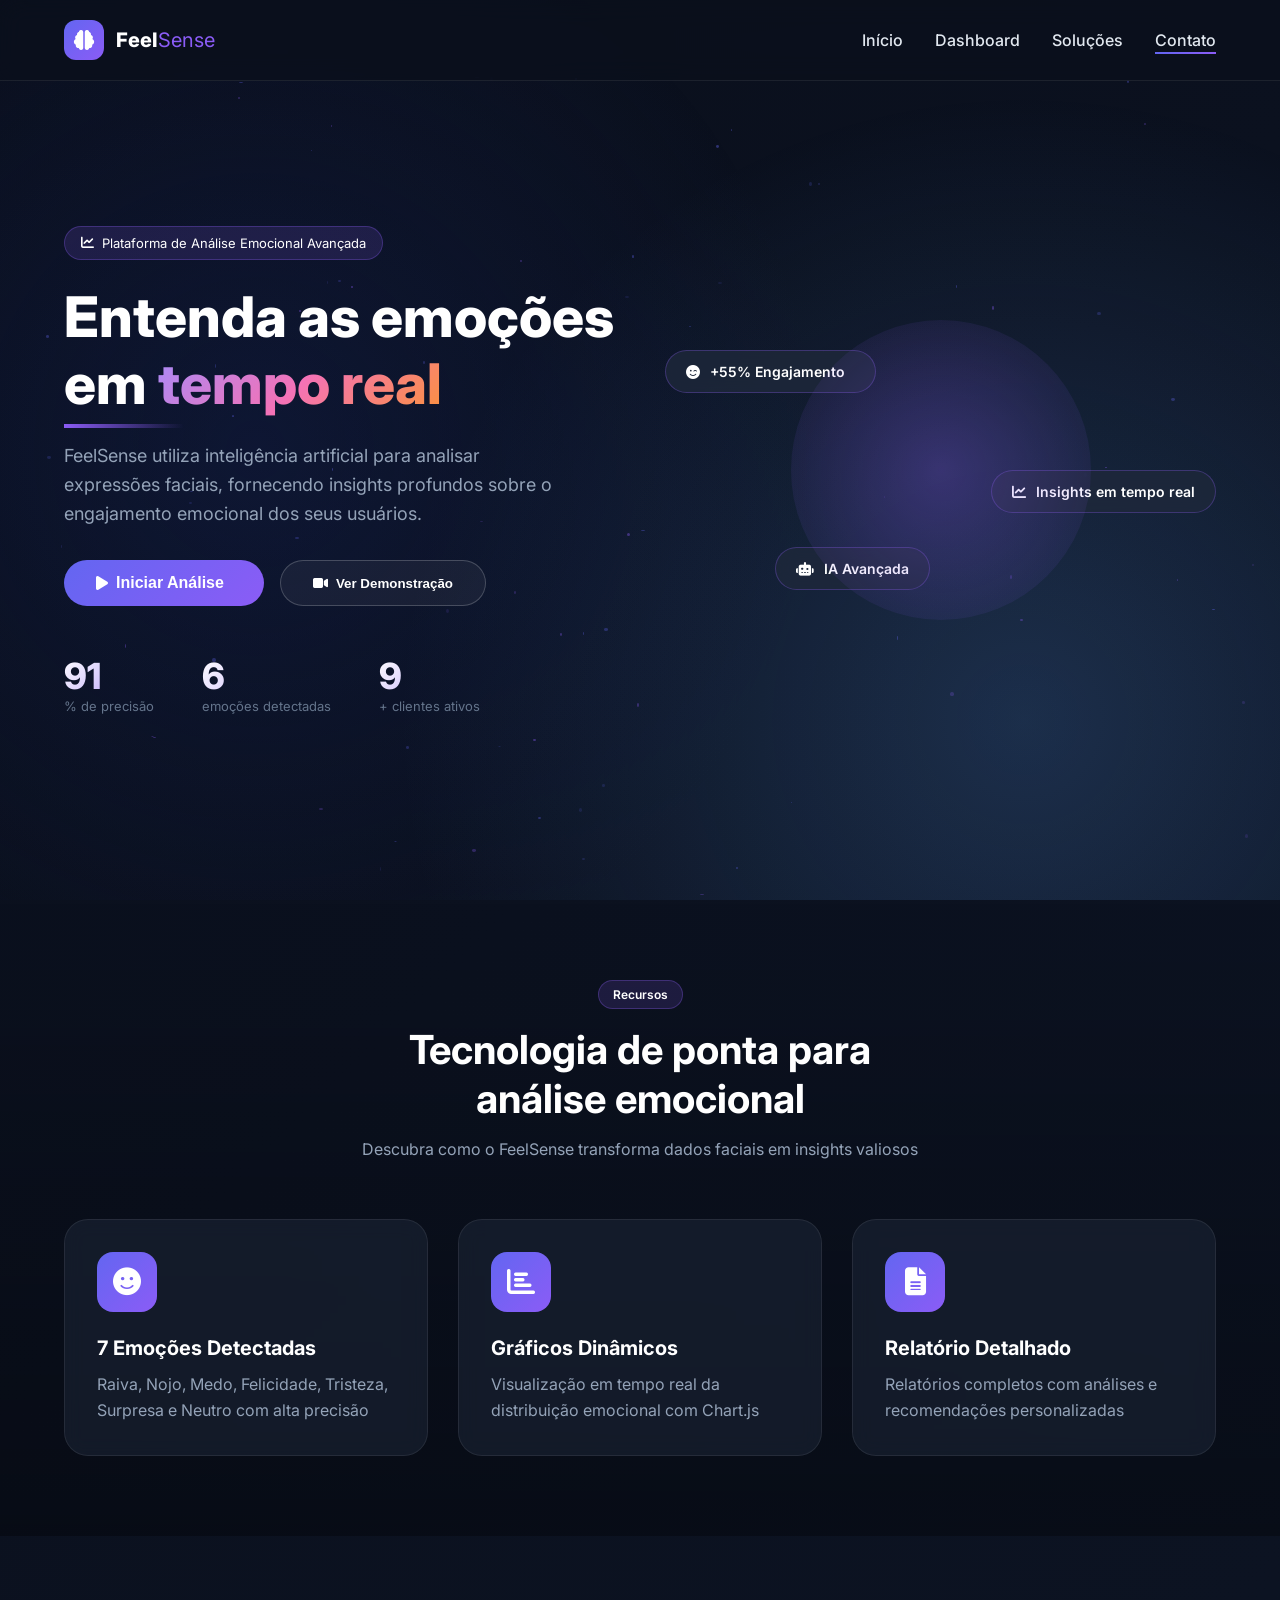
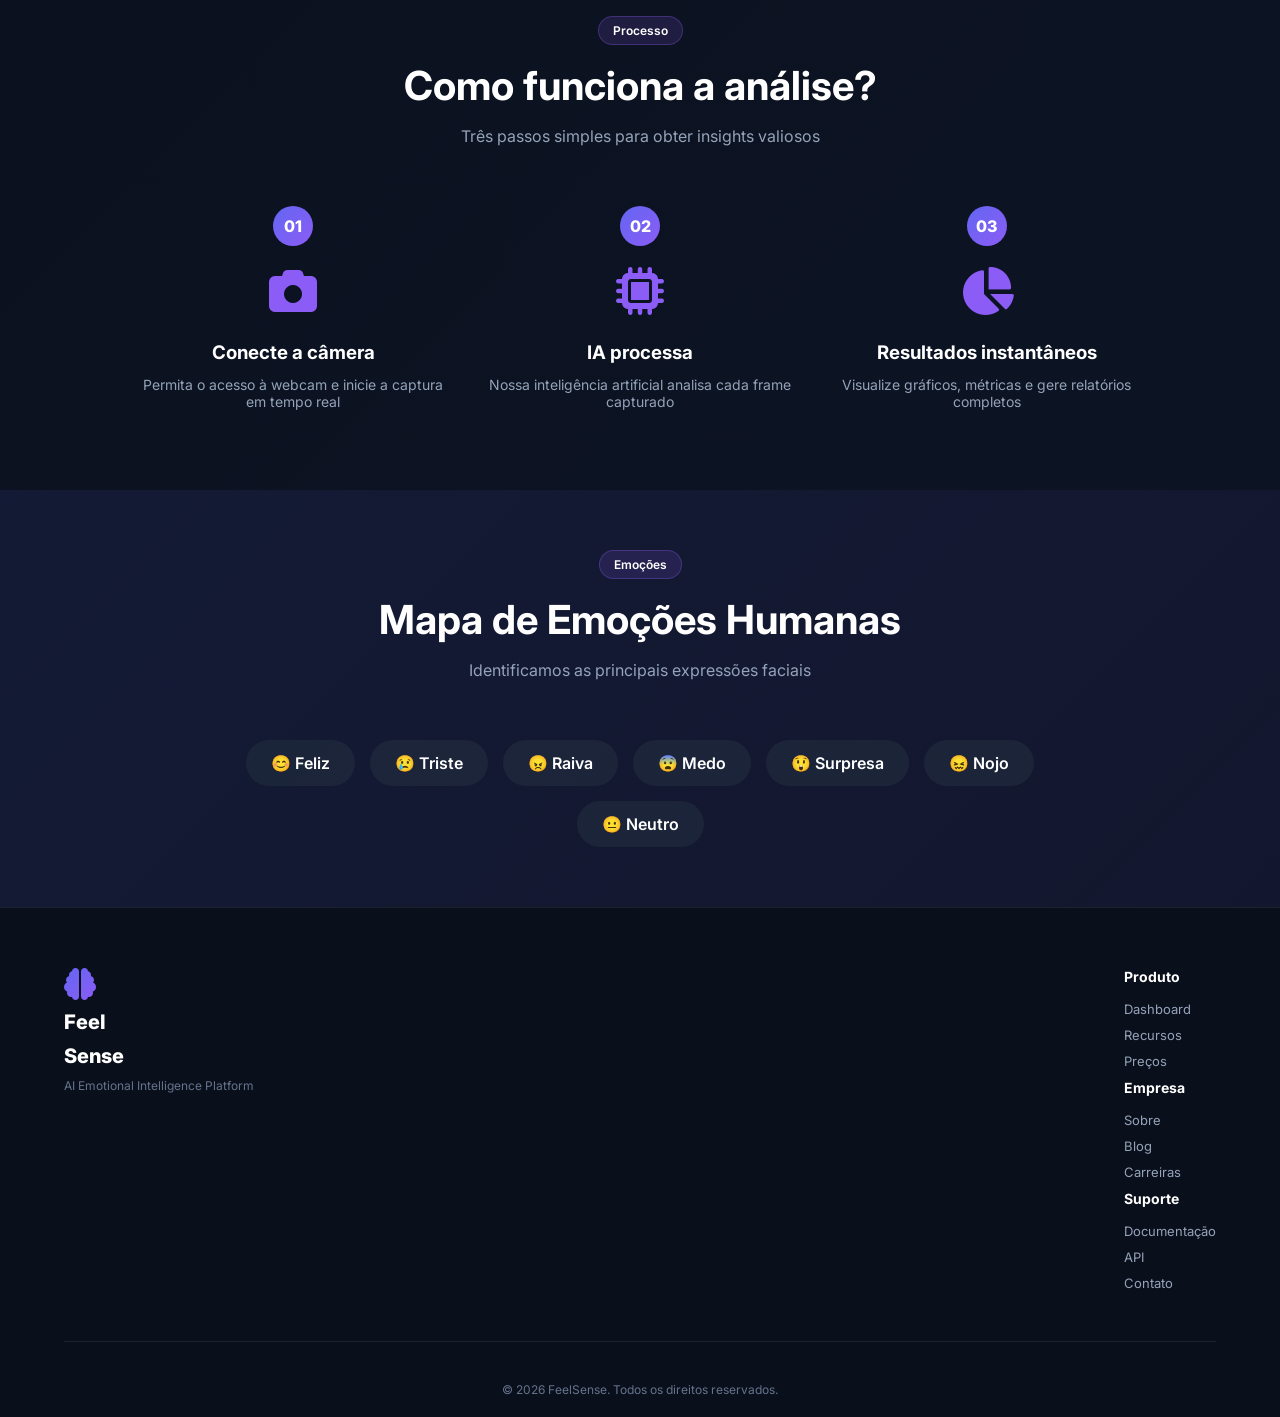
<file: index.html>
<!DOCTYPE html>
<html lang="pt-br">
<head>
    <meta charset="UTF-8">
    <meta name="viewport" content="width=device-width, initial-scale=1.0">
    <title>FeelSense | Plataforma de Análise Emocional</title>
    <link rel="stylesheet" href="https://cdnjs.cloudflare.com/ajax/libs/font-awesome/6.4.0/css/all.min.css">
    <link rel="stylesheet" href="/css/home.css">
</head>
<body>
    <div class="particles-container" id="particles"></div>
    <div class="animated-bg"></div>

    <nav class="navbar">
        <div class="nav-container">
            <div class="logo">
                <div class="logo-icon">
                    <i class="fas fa-brain"></i>
                </div>
                <div class="logo-text">
                    <span class="logo-main">Feel<span>Sense</span></span>
                </div>
            </div>
            <div class="nav-links">
                <a href="index.html" class="nav-link">Início</a>
                <a href="#" class="nav-link">Dashboard</a>
                <a href="solucoes.html" class="nav-link">Soluções</a>
                <a href="contato.html" class="nav-link active">Contato</a>
            </div>
            <button class="menu-toggle" id="menuToggle" aria-label="Abrir menu">
                <i class="fas fa-bars"></i>
            </button>
        </div>
    </nav>

    <section class="hero">
        <div class="hero-content">
            <div class="hero-badge">
                <i class="fas fa-chart-line"></i>
                <span>Plataforma de Análise Emocional Avançada</span>
            </div>
            <h1 class="hero-title">
                Entenda as emoções em
                <span class="gradient-text">tempo real</span>
                <div class="title-decoration"></div>
            </h1>
            <p class="hero-description">
                FeelSense utiliza inteligência artificial para analisar expressões faciais, 
                fornecendo insights profundos sobre o engajamento emocional dos seus usuários.
            </p>
            <div class="hero-buttons">
                <button class="btn-hero-primary" id="heroStartBtn">
                    <i class="fas fa-play"></i> Iniciar Análise
                    <span class="btn-glow"></span>
                </button>
                <button class="btn-hero-secondary">
                    <i class="fas fa-video"></i> Ver Demonstração
                </button>
            </div>
            <div class="hero-stats">
                <div class="stat-item">
                    <span class="stat-number" data-target="98">0</span>
                    <span class="stat-label">% de precisão</span>
                </div>
                <div class="stat-item">
                    <span class="stat-number" data-target="7">0</span>
                    <span class="stat-label">emoções detectadas</span>
                </div>
                <div class="stat-item">
                    <span class="stat-number" data-target="10">0</span>
                    <span class="stat-label">+ clientes ativos</span>
                </div>
            </div>
        </div>
        <div class="hero-visual">
            <div class="floating-card card-1">
                <i class="fas fa-smile-wink"></i>
                <span>+55% Engajamento</span>
                <div class="card-glow"></div>
            </div>
            <div class="floating-card card-2">
                <i class="fas fa-chart-line"></i>
                <span>Insights em tempo real</span>
            </div>
            <div class="floating-card card-3">
                <i class="fas fa-robot"></i>
                <span>IA Avançada</span>
            </div>
            <div class="hero-sphere"></div>
            <div class="hero-wave"></div>
        </div>
    </section>
    <section class="features">
        <div class="section-header">
            <span class="section-badge">Recursos</span>
            <h2>Tecnologia de ponta para<br>análise emocional</h2>
            <p>Descubra como o FeelSense transforma dados faciais em insights valiosos</p>
        </div>
        <div class="features-grid">
            <div class="feature-card" data-delay="0">
                <div class="feature-icon">
                    <i class="fas fa-face-smile"></i>
                </div>
                <h3>7 Emoções Detectadas</h3>
                <p>Raiva, Nojo, Medo, Felicidade, Tristeza, Surpresa e Neutro com alta precisão</p>
                <div class="feature-progress"></div>
            </div>
            <div class="feature-card" data-delay="0.1">
                <div class="feature-icon">
                    <i class="fa-solid fa-chart-bar"></i>
                </div>
                <h3>Gráficos Dinâmicos</h3>
                <p>Visualização em tempo real da distribuição emocional com Chart.js</p>
                <div class="feature-progress"></div>
            </div>
            <div class="feature-card" data-delay="0.2">
                <div class="feature-icon">
                    <i class="fas fa-file-alt"></i>
                </div>
                <h3>Relatório Detalhado</h3>
                <p>Relatórios completos com análises e recomendações personalizadas</p>
                <div class="feature-progress"></div>
            </div>
        </div>
    </section>
    <section class="how-it-works">
        <div class="section-header">
            <span class="section-badge">Processo</span>
            <h2>Como funciona a análise?</h2>
            <p>Três passos simples para obter insights valiosos</p>
        </div>
        <div class="steps-container">
            <div class="step">
                <div class="step-number">01</div>
                <div class="step-icon"><i class="fas fa-camera"></i></div>
                <h3>Conecte a câmera</h3>
                <p>Permita o acesso à webcam e inicie a captura em tempo real</p>
                <div class="step-connector"></div>
            </div>
            <div class="step">
                <div class="step-number">02</div>
                <div class="step-icon"><i class="fas fa-microchip"></i></div>
                <h3>IA processa</h3>
                <p>Nossa inteligência artificial analisa cada frame capturado</p>
                <div class="step-connector"></div>
            </div>
            <div class="step">
                <div class="step-number">03</div>
                <div class="step-icon"><i class="fas fa-chart-pie"></i></div>
                <h3>Resultados instantâneos</h3>
                <p>Visualize gráficos, métricas e gere relatórios completos</p>
            </div>
        </div>
    </section>
    <section class="emotions-showcase">
        <div class="section-header">
            <span class="section-badge">Emoções</span>
            <h2>Mapa de Emoções Humanas</h2>
            <p>Identificamos as principais expressões faciais</p>
        </div>
        <div class="emotions-grid">
            <div class="emotion-chip" data-emotion="happy" style="--emoji-color: #ffd93d;">😊 Feliz</div>
            <div class="emotion-chip" data-emotion="sad" style="--emoji-color: #6c91bb;">😢 Triste</div>
            <div class="emotion-chip" data-emotion="angry" style="--emoji-color: #ff6b6b;">😠 Raiva</div>
            <div class="emotion-chip" data-emotion="fear" style="--emoji-color: #a78bfa;">😨 Medo</div>
            <div class="emotion-chip" data-emotion="surprise" style="--emoji-color: #fbbf24;">😲 Surpresa</div>
            <div class="emotion-chip" data-emotion="disgust" style="--emoji-color: #82ca9d;">😖 Nojo</div>
            <div class="emotion-chip" data-emotion="neutral" style="--emoji-color: #94a3b8;">😐 Neutro</div>
        </div>
    </section>

    <footer class="footer">
        <div class="footer-content">
            <div class="footer-logo">
                <i class="fas fa-brain"></i>
                <span>Feel<span>Sense</span></span>
                <p>AI Emotional Intelligence Platform</p>
            </div>
            <div class="footer-links">
                <div class="link-group">
                    <h4>Produto</h4>
                    <a href="#">Dashboard</a>
                    <a href="#">Recursos</a>
                    <a href="#">Preços</a>
                </div>
                <div class="link-group">
                    <h4>Empresa</h4>
                    <a href="#">Sobre</a>
                    <a href="#">Blog</a>
                    <a href="#">Carreiras</a>
                </div>
                <div class="link-group">
                    <h4>Suporte</h4>
                    <a href="#">Documentação</a>
                    <a href="#">API</a>
                    <a href="#">Contato</a>
                </div>
            </div>
        </div>
        <div class="footer-bottom">
            <p>&copy; 2026 FeelSense. Todos os direitos reservados.</p>
        </div>
    </footer>

    <script src="/js/menu.js"></script>
    <script src="/js/home.js"></script>
</body>
</html>
</file>
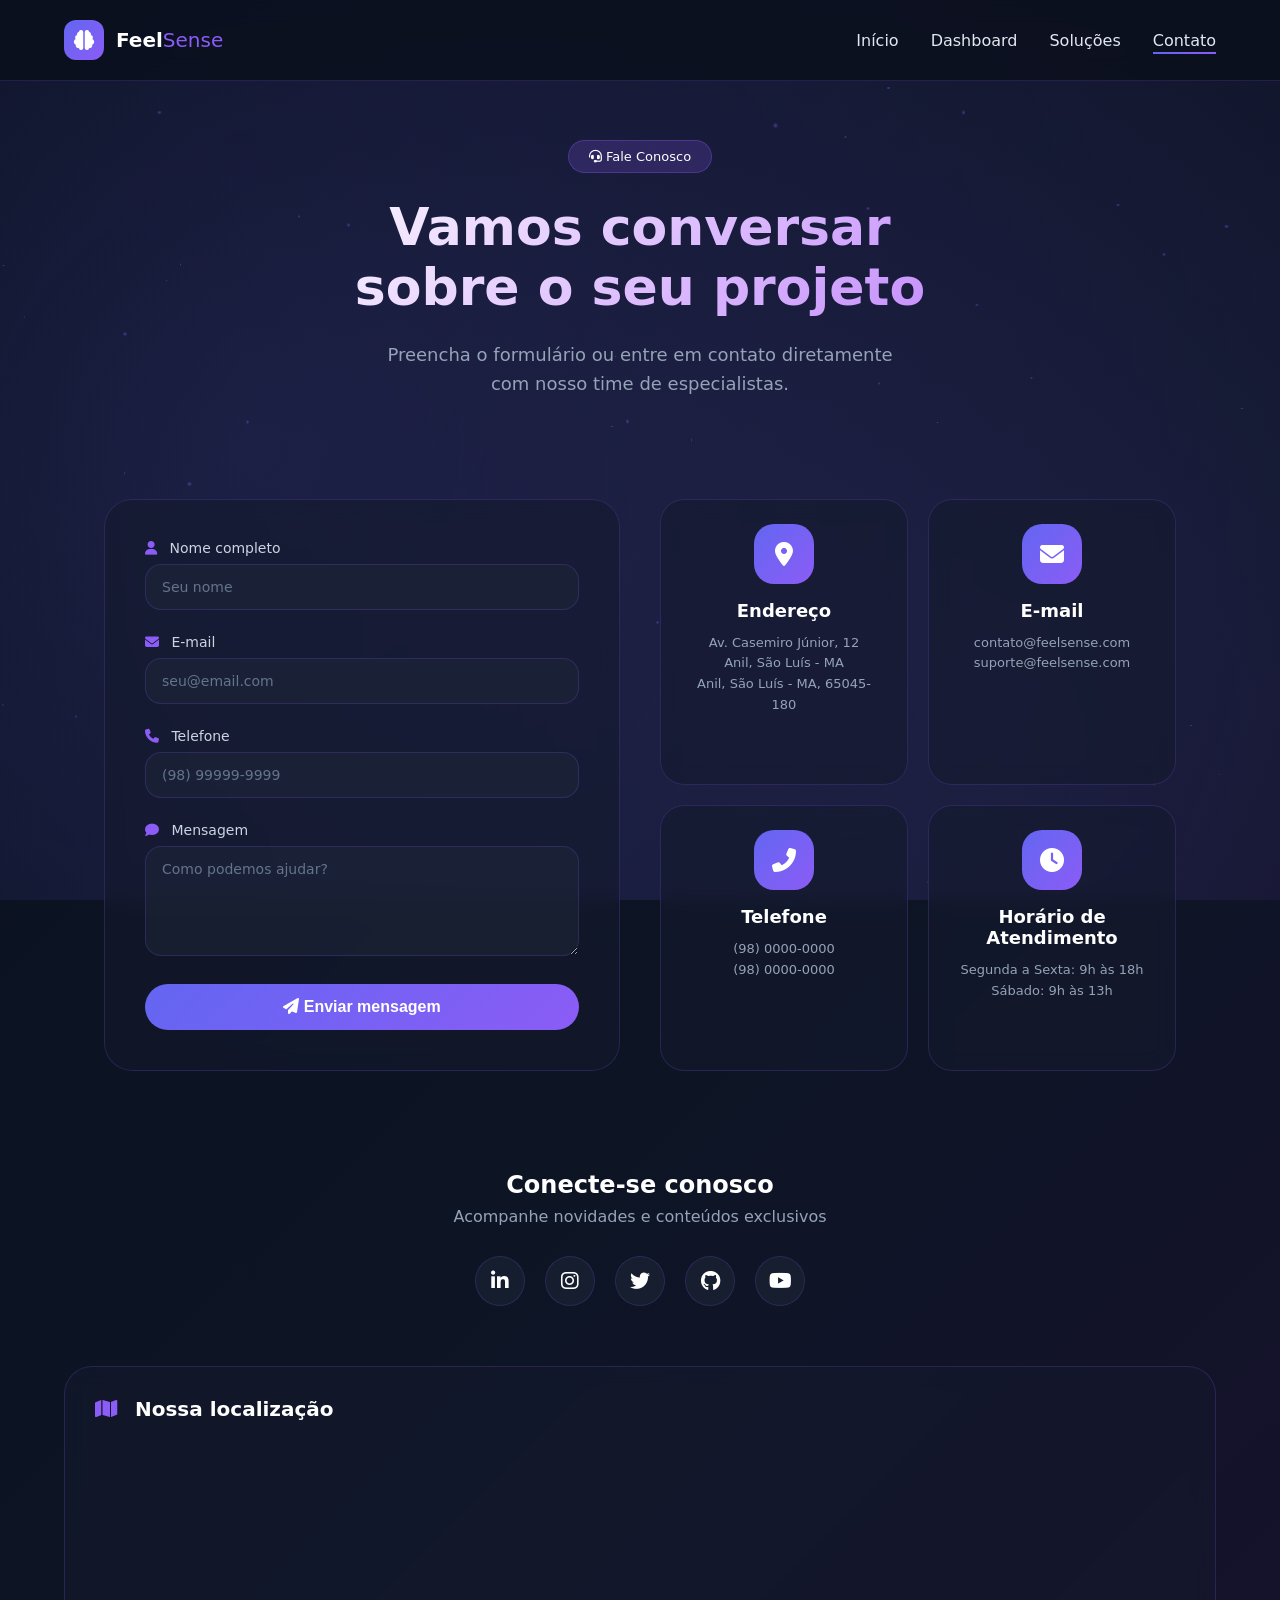
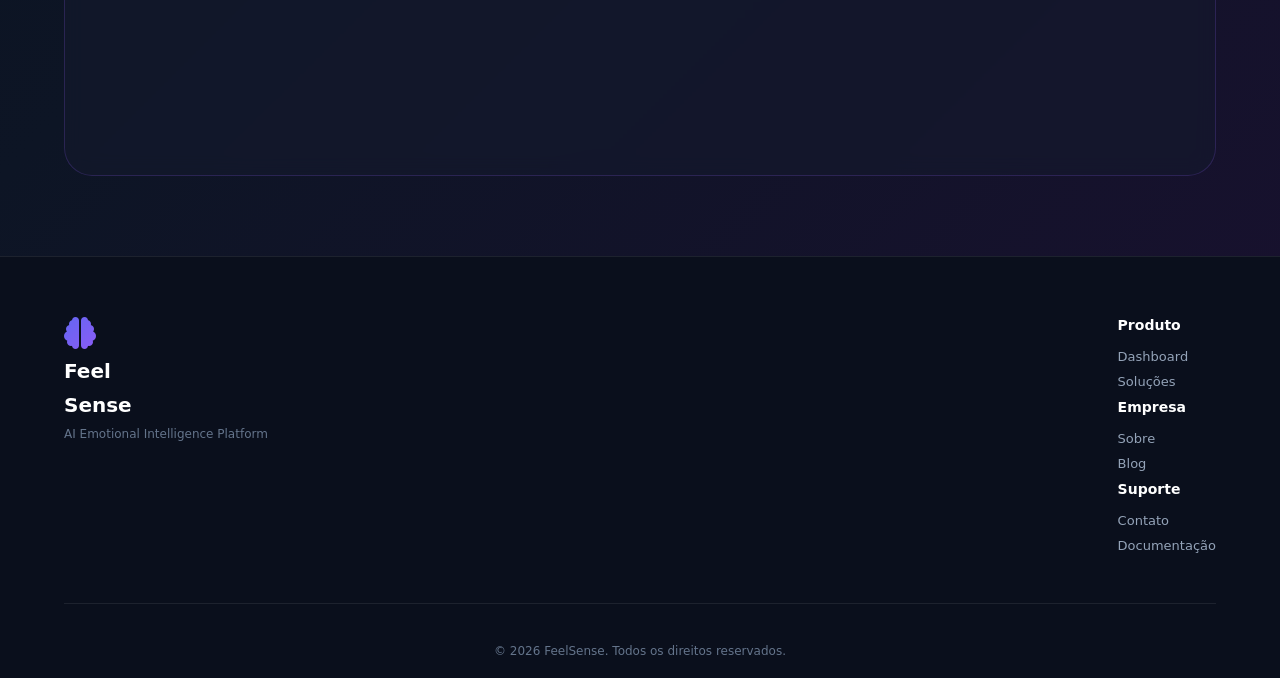
<file: contato.html>
<!DOCTYPE html>
<html lang="pt-br">
<head>
    <meta charset="UTF-8">
    <meta name="viewport" content="width=device-width, initial-scale=1.0">
    <title>FeelSense | Contato</title>
    <link rel="stylesheet" href="https://cdnjs.cloudflare.com/ajax/libs/font-awesome/6.4.0/css/all.min.css">
    <link rel="stylesheet" href="/css/contato.css">
</head>
<body>
    <div class="particles-container" id="particles"></div>
    <div class="animated-bg"></div>

    <nav class="navbar">
        <div class="nav-container">
            <div class="logo">
                <div class="logo-icon">
                    <i class="fas fa-brain"></i>
                </div>
                <div class="logo-text">
                    <span class="logo-main">Feel<span>Sense</span></span>
                </div>
            </div>
            <div class="nav-links">
                <a href="index.html" class="nav-link">Início</a>
                <a href="dashboard.html" class="nav-link">Dashboard</a>
                <a href="solucoes.html" class="nav-link">Soluções</a>
                <a href="contato.html" class="nav-link active">Contato</a>
            </div>
            <button class="menu-toggle" id="menuToggle" aria-label="Abrir menu">
                <i class="fas fa-bars"></i>
            </button>
        </div>
    </nav>

    <section class="hero-contato">
        <div class="hero-badge">
            <i class="fas fa-headset"></i> Fale Conosco
        </div>
        <h1 class="hero-title">Vamos conversar<br>sobre o seu projeto</h1>
        <p class="hero-subtitle">Preencha o formulário ou entre em contato diretamente<br>com nosso time de especialistas.</p>
    </section>

    <div class="contato-grid">
        <div class="form-container">
            <form id="contactForm" class="contact-form">
                <div class="form-group">
                    <label><i class="fas fa-user"></i> Nome completo</label>
                    <input type="text" id="nome" placeholder="Seu nome" required>
                </div>
                
                <div class="form-group">
                    <label><i class="fas fa-envelope"></i> E-mail</label>
                    <input type="email" id="email" placeholder="seu@email.com" required>
                </div>
                
                <div class="form-group">
                    <label><i class="fas fa-phone"></i> Telefone</label>
                    <input type="tel" id="telefone" placeholder="(98) 99999-9999">
                </div>
                
                <div class="form-group">
                    <label><i class="fas fa-comment"></i> Mensagem</label>
                    <textarea id="mensagem" rows="5" placeholder="Como podemos ajudar?" required></textarea>
                </div>
                
                <button type="submit" class="btn-submit" id="submitBtn">
                    <i class="fas fa-paper-plane"></i> Enviar mensagem
                    <span class="btn-glow"></span>
                </button>
            </form>
            <div id="formMessage" class="form-message"></div>
        </div>

        <div class="info-container">
            <div class="info-card">
                <div class="info-icon"><i class="fas fa-map-marker-alt"></i></div>
                <h3>Endereço</h3>
                <p>Av. Casemiro Júnior, 12 <br>Anil, São Luís - MA<br>Anil, São Luís - MA, 65045-180</p>
            </div>
            
            <div class="info-card">
                <div class="info-icon"><i class="fas fa-envelope"></i></div>
                <h3>E-mail</h3>
                <p>contato@feelsense.com<br>suporte@feelsense.com</p>
            </div>
            
            <div class="info-card">
                <div class="info-icon"><i class="fas fa-phone-alt"></i></div>
                <h3>Telefone</h3>
                <p>(98) 0000-0000<br>(98) 0000-0000</p>
            </div>
            
            <div class="info-card">
                <div class="info-icon"><i class="fas fa-clock"></i></div>
                <h3>Horário de Atendimento</h3>
                <p>Segunda a Sexta: 9h às 18h<br>Sábado: 9h às 13h</p>
            </div>
        </div>
    </div>

    <section class="social-section">
        <div class="social-header">
            <h3>Conecte-se conosco</h3>
            <p>Acompanhe novidades e conteúdos exclusivos</p>
        </div>
        <div class="social-icons">
            <a href="#" class="social-icon linkedin"><i class="fab fa-linkedin-in"></i></a>
            <a href="#" class="social-icon instagram"><i class="fab fa-instagram"></i></a>
            <a href="#" class="social-icon twitter"><i class="fab fa-twitter"></i></a>
            <a href="#" class="social-icon github"><i class="fab fa-github"></i></a>
            <a href="#" class="social-icon youtube"><i class="fab fa-youtube"></i></a>
        </div>
    </section>

    <section class="map-section">
        <div class="map-card">
            <h3><i class="fas fa-map"></i> Nossa localização</h3>
            <div class="map-placeholder">
                <iframe 
                    src="https://www.google.com/maps?q=CEST%20Faculdade%20Santa%20Terezinha%20S%C3%A3o%20Lu%C3%ADs&output=embed"
                    width="100%" 
                    height="300" 
                    style="border:0; border-radius: 16px;" 
                    allowfullscreen="" 
                    loading="lazy">
                </iframe>
            </div>
        </div>
    </section>

        </div>
    </section>
    <footer class="footer">
        <div class="footer-content">
            <div class="footer-logo">
                <i class="fas fa-brain"></i>
                <span>Feel<span>Sense</span></span>
                <p>AI Emotional Intelligence Platform</p>
            </div>
            <div class="footer-links">
                <div class="link-group">
                    <h4>Produto</h4>
                    <a href="dashboard.html">Dashboard</a>
                    <a href="solucoes.html">Soluções</a>
                </div>
                <div class="link-group">
                    <h4>Empresa</h4>
                    <a href="#">Sobre</a>
                    <a href="#">Blog</a>
                </div>
                <div class="link-group">
                    <h4>Suporte</h4>
                    <a href="contato.html">Contato</a>
                    <a href="#">Documentação</a>
                </div>
            </div>
        </div>
        <div class="footer-bottom">
            <p>&copy; 2026 FeelSense. Todos os direitos reservados.</p>
        </div>
    </footer>

    <script src="/js/menu.js"></script>
    <script src="js/contato.js"></script>
</body>
</html>
</file>
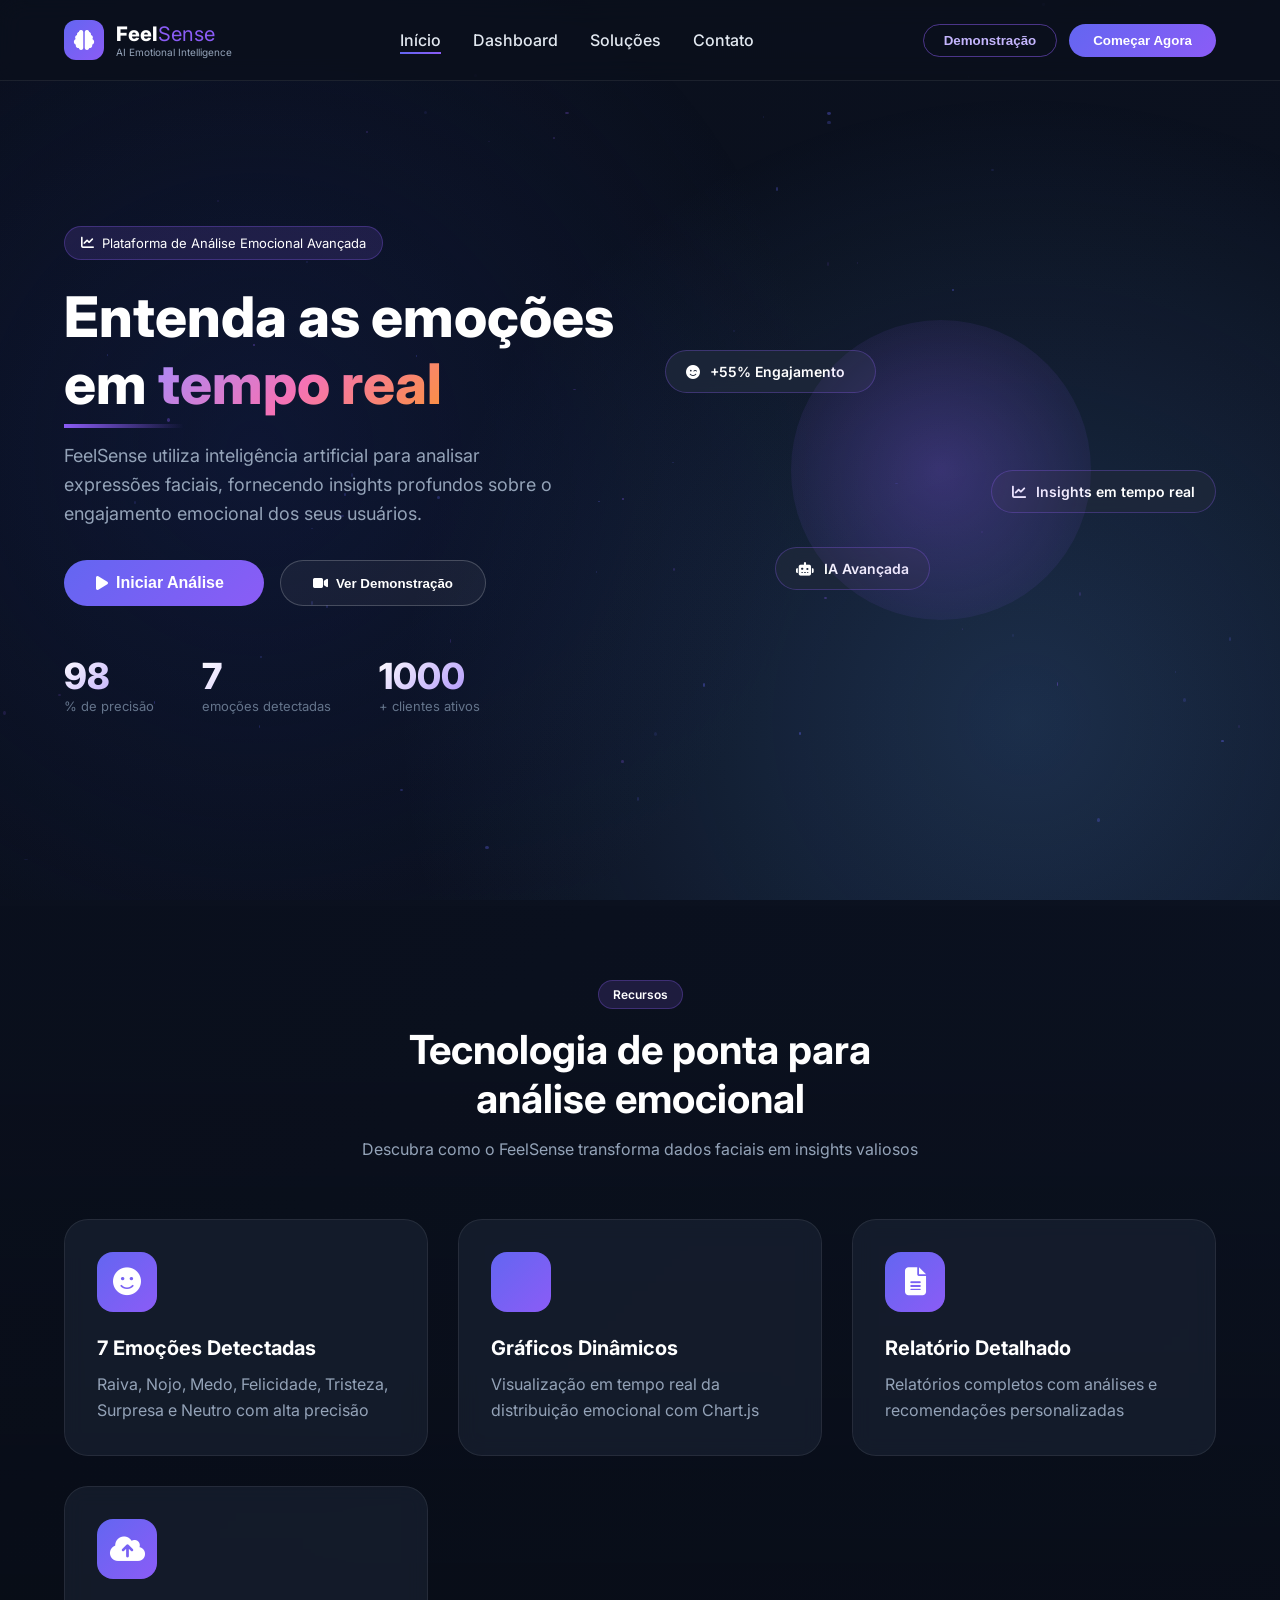
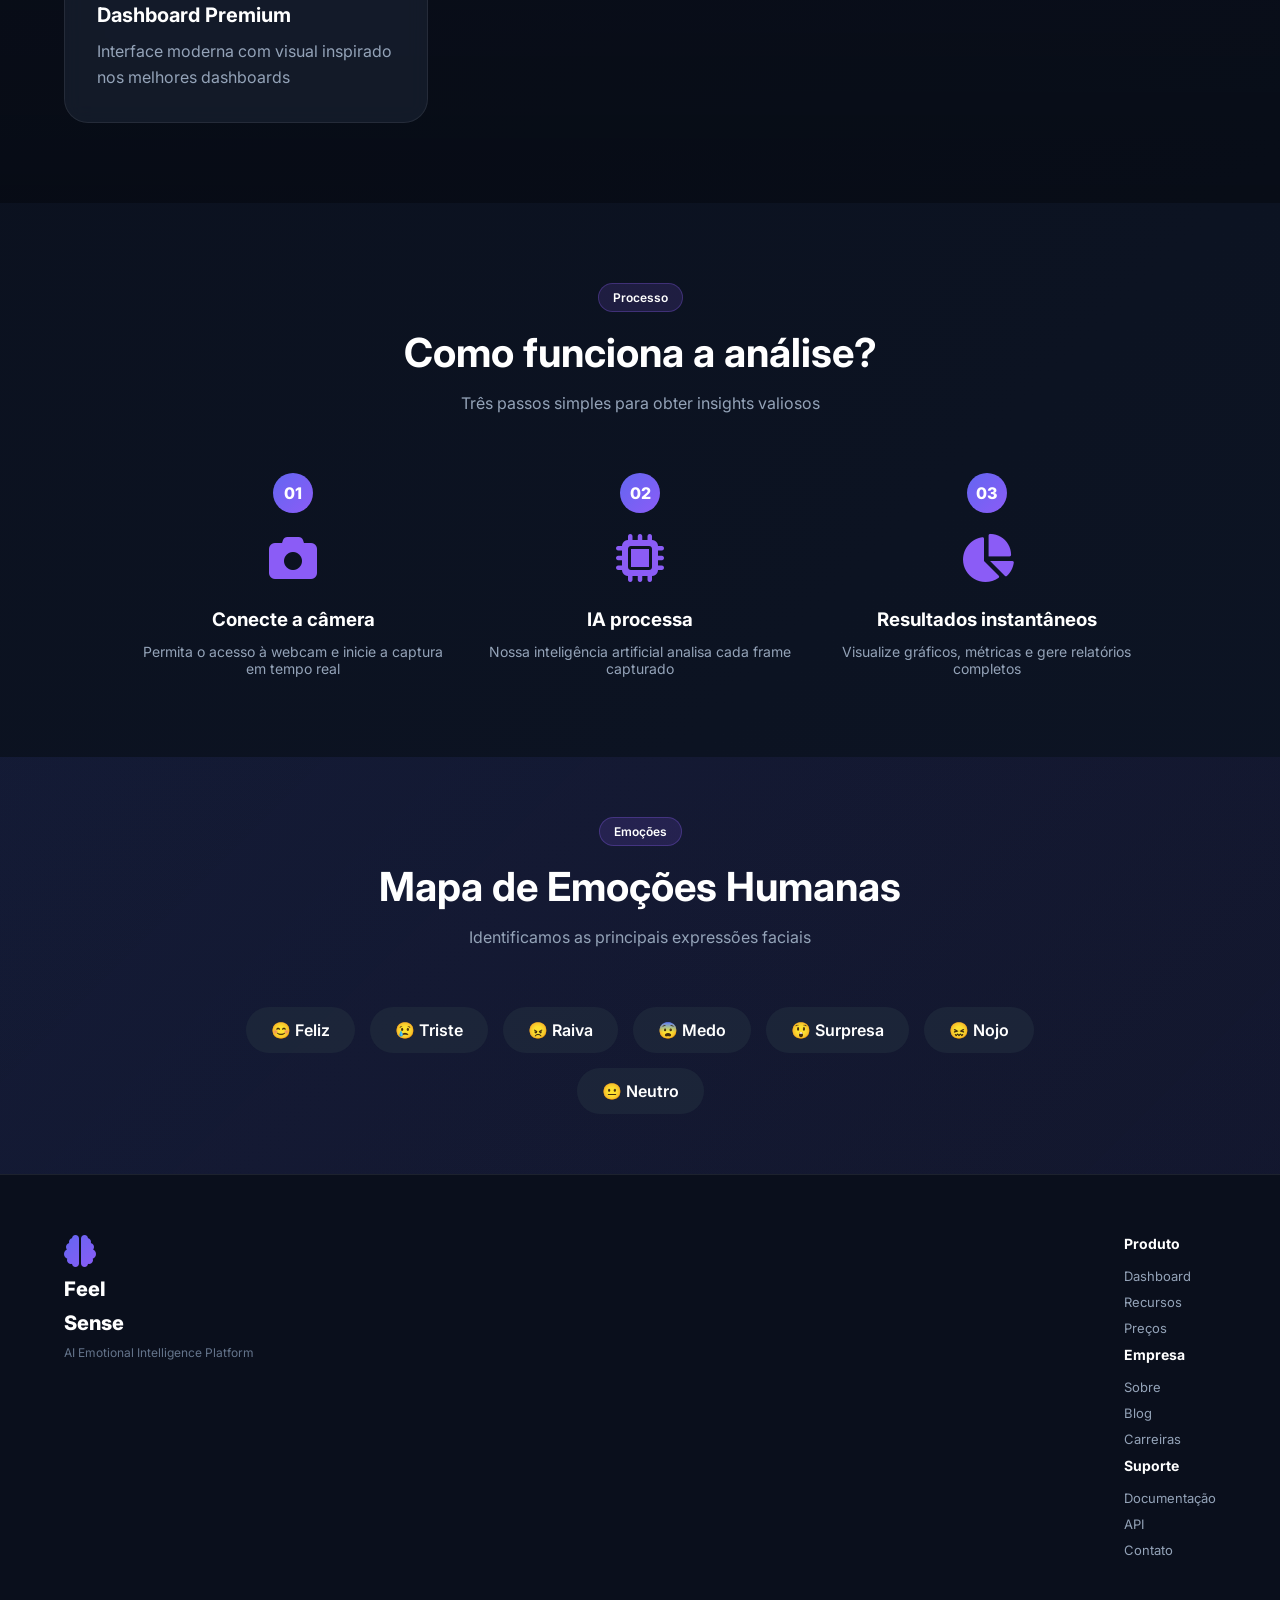
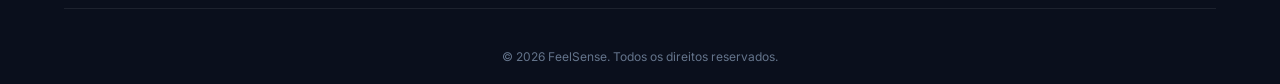
<file: home.html>
<!DOCTYPE html>
<html lang="pt-br">
<head>
    <meta charset="UTF-8">
    <meta name="viewport" content="width=device-width, initial-scale=1.0">
    <title>FeelSense | Plataforma de Análise Emocional</title>
    <link rel="stylesheet" href="https://cdnjs.cloudflare.com/ajax/libs/font-awesome/6.4.0/css/all.min.css">
    <link rel="stylesheet" href="/css/home.css">
</head>
<body>
    <div class="particles-container" id="particles"></div>
    
    <div class="animated-bg"></div>
    <nav class="navbar">
        <div class="nav-container">
            <div class="logo">
                <div class="logo-icon">
                    <i class="fas fa-brain"></i>
                </div>
                <div class="logo-text">
                    <span class="logo-main">Feel<span>Sense</span></span>
                    <span class="logo-tag">AI Emotional Intelligence</span>
                </div>
            </div>
            <div class="nav-links">
                <a href="home.html" class="nav-link active">Início</a>
                <a href="dashboard.html" class="nav-link">Dashboard</a>
                <a href="solucoes.html" class="nav-link">Soluções</a>
                <a href="contato.html" class="nav-link">Contato</a>
            </div>
            <div class="nav-actions">
                <button class="btn-outline" id="demoBtn">Demonstração</button>
                <button class="btn-primary-glow" id="startNowBtn">Começar Agora</button>
            </div>
        </div>
    </nav>

    <section class="hero">
        <div class="hero-content">
            <div class="hero-badge">
                <i class="fas fa-chart-line"></i>
                <span>Plataforma de Análise Emocional Avançada</span>
            </div>
            <h1 class="hero-title">
                Entenda as emoções em
                <span class="gradient-text">tempo real</span>
                <div class="title-decoration"></div>
            </h1>
            <p class="hero-description">
                FeelSense utiliza inteligência artificial para analisar expressões faciais, 
                fornecendo insights profundos sobre o engajamento emocional dos seus usuários.
            </p>
            <div class="hero-buttons">
                <button class="btn-hero-primary" id="heroStartBtn">
                    <i class="fas fa-play"></i> Iniciar Análise
                    <span class="btn-glow"></span>
                </button>
                <button class="btn-hero-secondary">
                    <i class="fas fa-video"></i> Ver Demonstração
                </button>
            </div>
            <div class="hero-stats">
                <div class="stat-item">
                    <span class="stat-number" data-target="98">0</span>
                    <span class="stat-label">% de precisão</span>
                </div>
                <div class="stat-item">
                    <span class="stat-number" data-target="7">0</span>
                    <span class="stat-label">emoções detectadas</span>
                </div>
                <div class="stat-item">
                    <span class="stat-number" data-target="1000">0</span>
                    <span class="stat-label">+ clientes ativos</span>
                </div>
            </div>
        </div>
        <div class="hero-visual">
            <div class="floating-card card-1">
                <i class="fas fa-smile-wink"></i>
                <span>+55% Engajamento</span>
                <div class="card-glow"></div>
            </div>
            <div class="floating-card card-2">
                <i class="fas fa-chart-line"></i>
                <span>Insights em tempo real</span>
            </div>
            <div class="floating-card card-3">
                <i class="fas fa-robot"></i>
                <span>IA Avançada</span>
            </div>
            <div class="hero-sphere"></div>
            <div class="hero-wave"></div>
        </div>
    </section>
    <section class="features">
        <div class="section-header">
            <span class="section-badge">Recursos</span>
            <h2>Tecnologia de ponta para<br>análise emocional</h2>
            <p>Descubra como o FeelSense transforma dados faciais em insights valiosos</p>
        </div>
        <div class="features-grid">
            <div class="feature-card" data-delay="0">
                <div class="feature-icon">
                    <i class="fas fa-face-smile"></i>
                </div>
                <h3>7 Emoções Detectadas</h3>
                <p>Raiva, Nojo, Medo, Felicidade, Tristeza, Surpresa e Neutro com alta precisão</p>
                <div class="feature-progress"></div>
            </div>
            <div class="feature-card" data-delay="0.1">
                <div class="feature-icon">
                    <i class="fas fa-chart-scatter"></i>
                </div>
                <h3>Gráficos Dinâmicos</h3>
                <p>Visualização em tempo real da distribuição emocional com Chart.js</p>
                <div class="feature-progress"></div>
            </div>
            <div class="feature-card" data-delay="0.2">
                <div class="feature-icon">
                    <i class="fas fa-file-alt"></i>
                </div>
                <h3>Relatório Detalhado</h3>
                <p>Relatórios completos com análises e recomendações personalizadas</p>
                <div class="feature-progress"></div>
            </div>
            <div class="feature-card" data-delay="0.3">
                <div class="feature-icon">
                    <i class="fas fa-cloud-upload-alt"></i>
                </div>
                <h3>Dashboard Premium</h3>
                <p>Interface moderna com visual inspirado nos melhores dashboards</p>
                <div class="feature-progress"></div>
            </div>
        </div>
    </section>
    <section class="how-it-works">
        <div class="section-header">
            <span class="section-badge">Processo</span>
            <h2>Como funciona a análise?</h2>
            <p>Três passos simples para obter insights valiosos</p>
        </div>
        <div class="steps-container">
            <div class="step">
                <div class="step-number">01</div>
                <div class="step-icon"><i class="fas fa-camera"></i></div>
                <h3>Conecte a câmera</h3>
                <p>Permita o acesso à webcam e inicie a captura em tempo real</p>
                <div class="step-connector"></div>
            </div>
            <div class="step">
                <div class="step-number">02</div>
                <div class="step-icon"><i class="fas fa-microchip"></i></div>
                <h3>IA processa</h3>
                <p>Nossa inteligência artificial analisa cada frame capturado</p>
                <div class="step-connector"></div>
            </div>
            <div class="step">
                <div class="step-number">03</div>
                <div class="step-icon"><i class="fas fa-chart-pie"></i></div>
                <h3>Resultados instantâneos</h3>
                <p>Visualize gráficos, métricas e gere relatórios completos</p>
            </div>
        </div>
    </section>
    <section class="emotions-showcase">
        <div class="section-header">
            <span class="section-badge">Emoções</span>
            <h2>Mapa de Emoções Humanas</h2>
            <p>Identificamos as principais expressões faciais</p>
        </div>
        <div class="emotions-grid">
            <div class="emotion-chip" data-emotion="happy" style="--emoji-color: #ffd93d;">😊 Feliz</div>
            <div class="emotion-chip" data-emotion="sad" style="--emoji-color: #6c91bb;">😢 Triste</div>
            <div class="emotion-chip" data-emotion="angry" style="--emoji-color: #ff6b6b;">😠 Raiva</div>
            <div class="emotion-chip" data-emotion="fear" style="--emoji-color: #a78bfa;">😨 Medo</div>
            <div class="emotion-chip" data-emotion="surprise" style="--emoji-color: #fbbf24;">😲 Surpresa</div>
            <div class="emotion-chip" data-emotion="disgust" style="--emoji-color: #82ca9d;">😖 Nojo</div>
            <div class="emotion-chip" data-emotion="neutral" style="--emoji-color: #94a3b8;">😐 Neutro</div>
        </div>
    </section>

    <footer class="footer">
        <div class="footer-content">
            <div class="footer-logo">
                <i class="fas fa-brain"></i>
                <span>Feel<span>Sense</span></span>
                <p>AI Emotional Intelligence Platform</p>
            </div>
            <div class="footer-links">
                <div class="link-group">
                    <h4>Produto</h4>
                    <a href="#">Dashboard</a>
                    <a href="#">Recursos</a>
                    <a href="#">Preços</a>
                </div>
                <div class="link-group">
                    <h4>Empresa</h4>
                    <a href="#">Sobre</a>
                    <a href="#">Blog</a>
                    <a href="#">Carreiras</a>
                </div>
                <div class="link-group">
                    <h4>Suporte</h4>
                    <a href="#">Documentação</a>
                    <a href="#">API</a>
                    <a href="#">Contato</a>
                </div>
            </div>
        </div>
        <div class="footer-bottom">
            <p>&copy; 2026 FeelSense. Todos os direitos reservados.</p>
        </div>
    </footer>

    <script src="/js/home.js"></script>
</body>
</html>
</file>
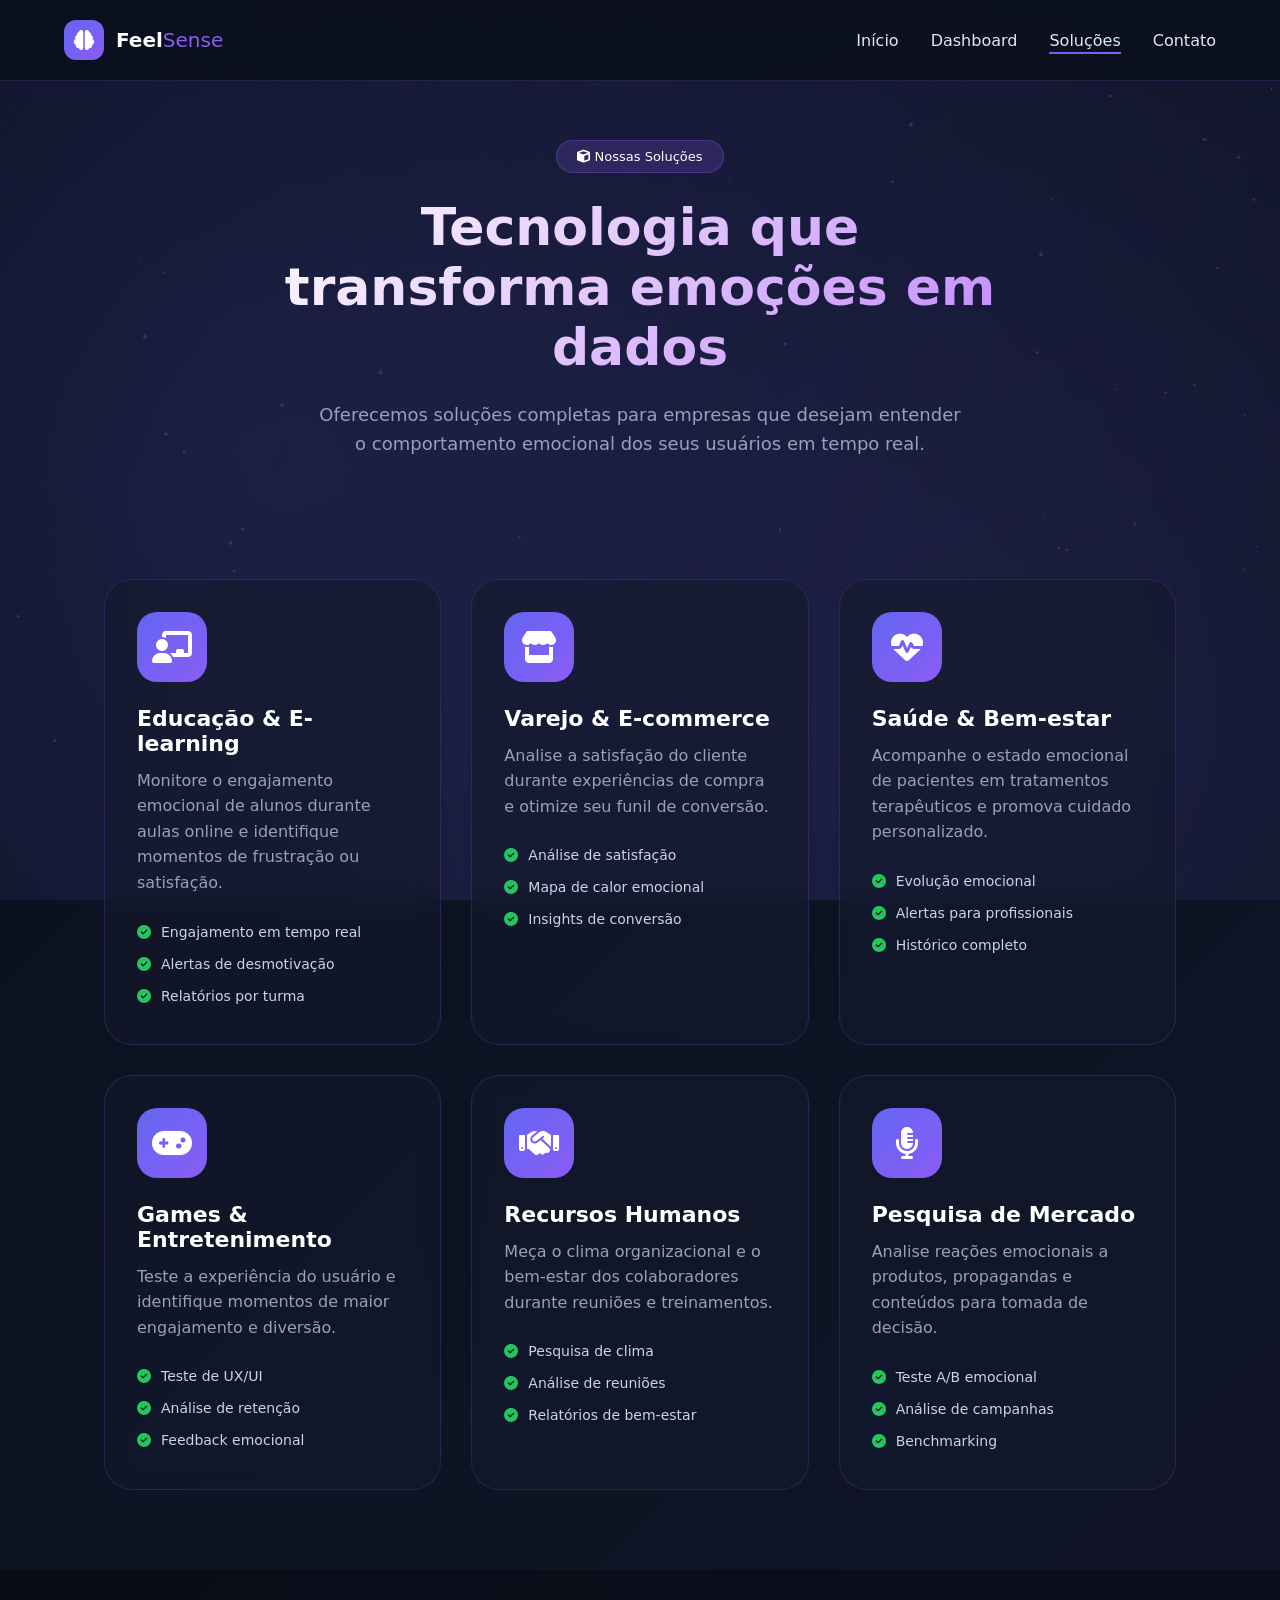
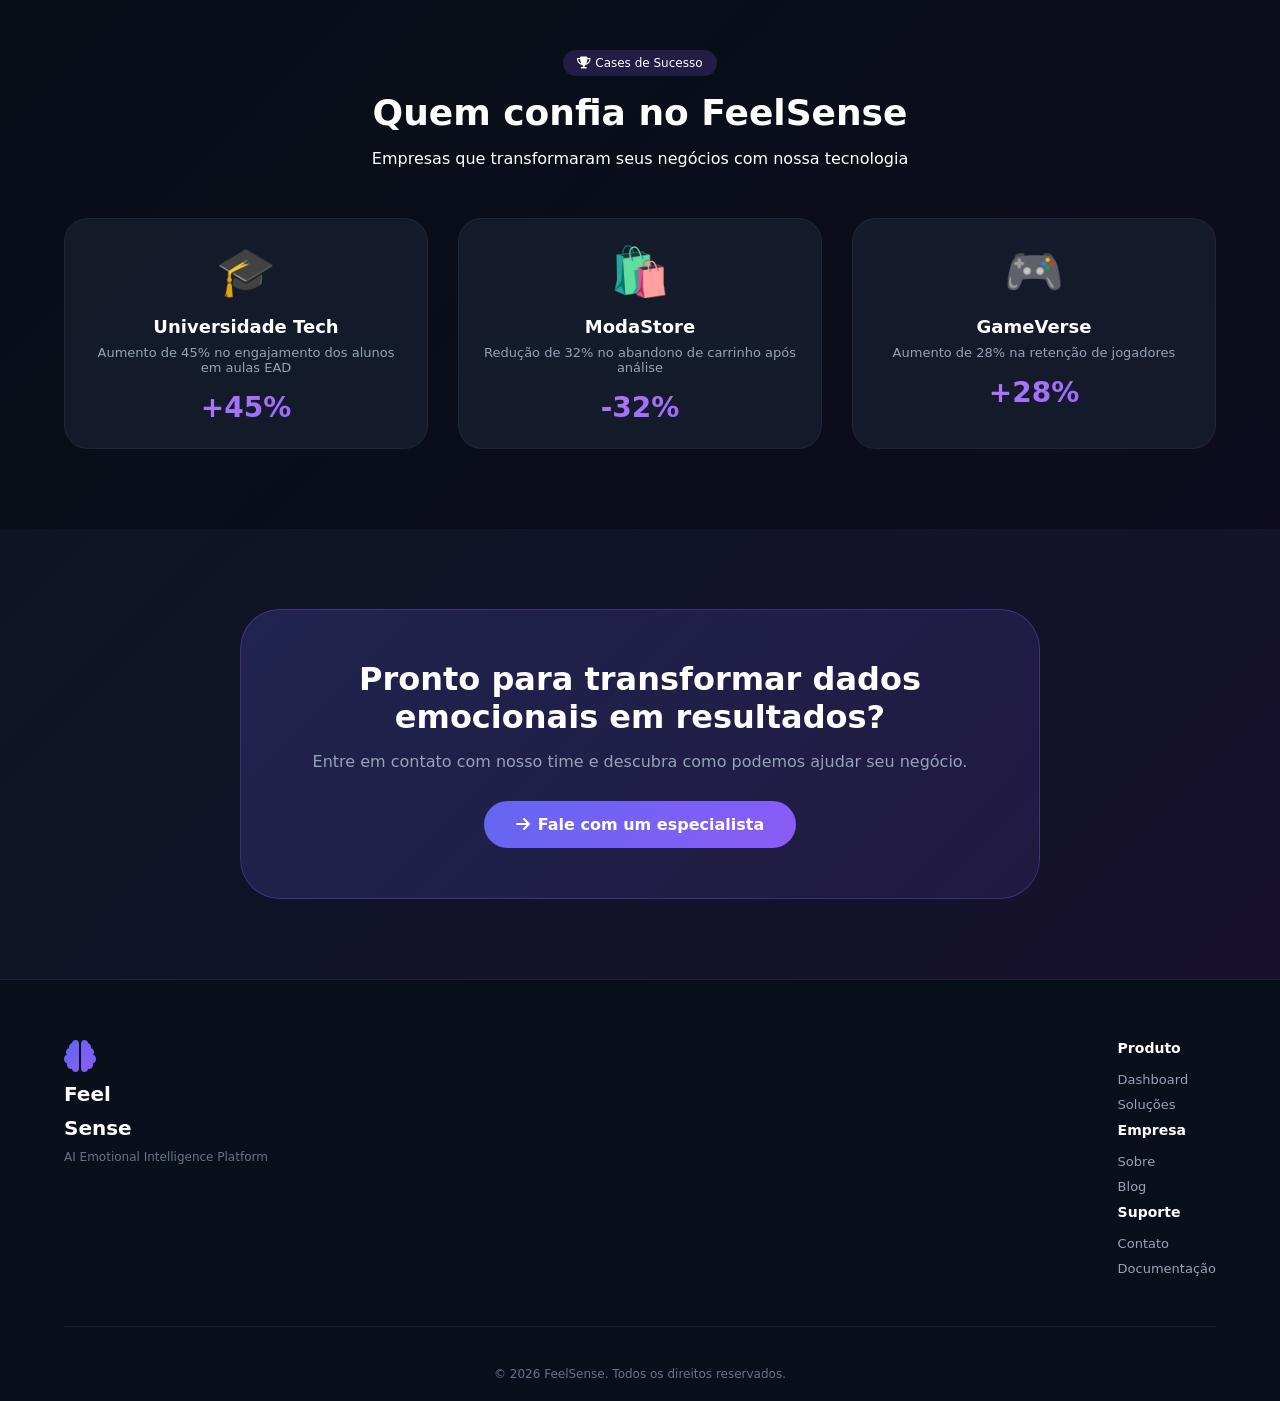
<file: solucoes.html>
<!DOCTYPE html>
<html lang="pt-br">
<head>
    <meta charset="UTF-8">
    <meta name="viewport" content="width=device-width, initial-scale=1.0">
    <title>FeelSense | Soluções em Análise Emocional</title>
    <link rel="stylesheet" href="https://cdnjs.cloudflare.com/ajax/libs/font-awesome/6.4.0/css/all.min.css">
    <link rel="stylesheet" href="/css/solucoes.css">
</head>
<body>
    <div class="particles-container" id="particles"></div>
    <div class="animated-bg"></div>

    <nav class="navbar">
        <div class="nav-container">
            <div class="logo">
                <div class="logo-icon">
                    <i class="fas fa-brain"></i>
                </div>
                <div class="logo-text">
                    <span class="logo-main">Feel<span>Sense</span></span>
                </div>
            </div>
            <div class="nav-links">
                <a href="index.html" class="nav-link">Início</a>
                <a href="dashboard.html" class="nav-link">Dashboard</a>
                <a href="solucoes.html" class="nav-link active">Soluções</a>
                <a href="contato.html" class="nav-link">Contato</a>
            </div>
            <button class="menu-toggle" id="menuToggle" aria-label="Abrir menu">
                <i class="fas fa-bars"></i>
            </button>
        </div>
    </nav>

    <section class="hero-solucoes">
        <div class="hero-badge">
            <i class="fas fa-cube"></i> Nossas Soluções
        </div>
        <h1 class="hero-title">Tecnologia que<br>transforma emoções em dados</h1>
        <p class="hero-subtitle">Oferecemos soluções completas para empresas que desejam entender<br>o comportamento emocional dos seus usuários em tempo real.</p>
    </section>

    <div class="solucoes-grid">
        <div class="solucao-card">
            <div class="solucao-icon"><i class="fas fa-chalkboard-user"></i></div>
            <h3>Educação & E-learning</h3>
            <p>Monitore o engajamento emocional de alunos durante aulas online e identifique momentos de frustração ou satisfação.</p>
            <ul class="feature-list">
                <li><i class="fas fa-check-circle"></i> Engajamento em tempo real</li>
                <li><i class="fas fa-check-circle"></i> Alertas de desmotivação</li>
                <li><i class="fas fa-check-circle"></i> Relatórios por turma</li>
            </ul>
        </div>

        <div class="solucao-card">
            <div class="solucao-icon"><i class="fas fa-store"></i></div>
            <h3>Varejo & E-commerce</h3>
            <p>Analise a satisfação do cliente durante experiências de compra e otimize seu funil de conversão.</p>
            <ul class="feature-list">
                <li><i class="fas fa-check-circle"></i> Análise de satisfação</li>
                <li><i class="fas fa-check-circle"></i> Mapa de calor emocional</li>
                <li><i class="fas fa-check-circle"></i> Insights de conversão</li>
            </ul>
        </div>

        <div class="solucao-card">
            <div class="solucao-icon"><i class="fas fa-heartbeat"></i></div>
            <h3>Saúde & Bem-estar</h3>
            <p>Acompanhe o estado emocional de pacientes em tratamentos terapêuticos e promova cuidado personalizado.</p>
            <ul class="feature-list">
                <li><i class="fas fa-check-circle"></i> Evolução emocional</li>
                <li><i class="fas fa-check-circle"></i> Alertas para profissionais</li>
                <li><i class="fas fa-check-circle"></i> Histórico completo</li>
            </ul>
        </div>

        <div class="solucao-card">
            <div class="solucao-icon"><i class="fas fa-gamepad"></i></div>
            <h3>Games & Entretenimento</h3>
            <p>Teste a experiência do usuário e identifique momentos de maior engajamento e diversão.</p>
            <ul class="feature-list">
                <li><i class="fas fa-check-circle"></i> Teste de UX/UI</li>
                <li><i class="fas fa-check-circle"></i> Análise de retenção</li>
                <li><i class="fas fa-check-circle"></i> Feedback emocional</li>
            </ul>
        </div>

        <div class="solucao-card">
            <div class="solucao-icon"><i class="fas fa-handshake"></i></div>
            <h3>Recursos Humanos</h3>
            <p>Meça o clima organizacional e o bem-estar dos colaboradores durante reuniões e treinamentos.</p>
            <ul class="feature-list">
                <li><i class="fas fa-check-circle"></i> Pesquisa de clima</li>
                <li><i class="fas fa-check-circle"></i> Análise de reuniões</li>
                <li><i class="fas fa-check-circle"></i> Relatórios de bem-estar</li>
            </ul>
        </div>

        <div class="solucao-card">
            <div class="solucao-icon"><i class="fas fa-microphone-alt"></i></div>
            <h3>Pesquisa de Mercado</h3>
            <p>Analise reações emocionais a produtos, propagandas e conteúdos para tomada de decisão.</p>
            <ul class="feature-list">
                <li><i class="fas fa-check-circle"></i> Teste A/B emocional</li>
                <li><i class="fas fa-check-circle"></i> Análise de campanhas</li>
                <li><i class="fas fa-check-circle"></i> Benchmarking</li>
            </ul>
        </div>
    </div>

    <section class="cases-section">
        <div class="section-header">
            <span class="section-badge"><i class="fas fa-trophy"></i> Cases de Sucesso</span>
            <h2>Quem confia no FeelSense</h2>
            <p>Empresas que transformaram seus negócios com nossa tecnologia</p>
        </div>
        <div class="cases-grid">
            <div class="case-card">
                <div class="case-icon">🎓</div>
                <h4>Universidade Tech</h4>
                <p>Aumento de 45% no engajamento dos alunos em aulas EAD</p>
                <span class="result-value">+45%</span>
            </div>
            <div class="case-card">
                <div class="case-icon">🛍️</div>
                <h4>ModaStore</h4>
                <p>Redução de 32% no abandono de carrinho após análise</p>
                <span class="result-value">-32%</span>
            </div>
            <div class="case-card">
                <div class="case-icon">🎮</div>
                <h4>GameVerse</h4>
                <p>Aumento de 28% na retenção de jogadores</p>
                <span class="result-value">+28%</span>
            </div>
        </div>
    </section>

    <section class="cta-section">
        <div class="cta-card">
            <h2>Pronto para transformar dados emocionais em resultados?</h2>
            <p>Entre em contato com nosso time e descubra como podemos ajudar seu negócio.</p>
            <a href="contato.html" class="btn-cta">
                <i class="fas fa-arrow-right"></i> Fale com um especialista
            </a>
        </div>
    </section>

    <footer class="footer">
        <div class="footer-content">
            <div class="footer-logo">
                <i class="fas fa-brain"></i>
                <span>Feel<span>Sense</span></span>
                <p>AI Emotional Intelligence Platform</p>
            </div>
            <div class="footer-links">
                <div class="link-group">
                    <h4>Produto</h4>
                    <a href="dashboard.html">Dashboard</a>
                    <a href="solucoes.html">Soluções</a>
                </div>
                <div class="link-group">
                    <h4>Empresa</h4>
                    <a href="#">Sobre</a>
                    <a href="#">Blog</a>
                </div>
                <div class="link-group">
                    <h4>Suporte</h4>
                    <a href="contato.html">Contato</a>
                    <a href="#">Documentação</a>
                </div>
            </div>
        </div>
        <div class="footer-bottom">
            <p>&copy; 2026 FeelSense. Todos os direitos reservados.</p>
        </div>
    </footer>

    <script src="/js/menu.js"></script>
    <script src="js/solucoes.js"></script>
</body>
</html>
</file>
<file: css/home.css>
/* home.css - Estilo da página inicial com muitos efeitos */
@import url('https://fonts.googleapis.com/css2?family=Inter:opsz,wght@14..32,300;14..32,400;14..32,500;14..32,600;14..32,700;14..32,800&display=swap');

* {
    margin: 0;
    padding: 0;
    box-sizing: border-box;
}

body {
    font-family: 'Inter', sans-serif;
    background: linear-gradient(135deg, #0a0f1c 0%, #0d1525 100%);
    color: #ffffff;
    overflow-x: hidden;
    position: relative;
}

/* Animated Background */
.animated-bg {
    position: fixed;
    top: 0;
    left: 0;
    width: 100%;
    height: 100%;
    background: radial-gradient(circle at 20% 50%, rgba(20, 33, 85, 0.4) 0%, transparent 50%),
                radial-gradient(circle at 80% 80%, rgba(96, 165, 250, 0.2) 0%, transparent 50%);
    z-index: -2;
    animation: bgPulse 8s ease-in-out infinite;
}

@keyframes bgPulse {
    0%, 100% { opacity: 0.5; transform: scale(1); }
    50% { opacity: 0.8; transform: scale(1.05); }
}

/* Particles Container */
.particles-container {
    position: fixed;
    top: 0;
    left: 0;
    width: 100%;
    height: 100%;
    z-index: -1;
    pointer-events: none;
}

/* Navbar */
.navbar {
    position: fixed;
    top: 0;
    width: 100%;
    padding: 20px 5%;
    z-index: 1000;
    transition: all 0.3s ease;
    background: rgba(10, 15, 28, 0.8);
    backdrop-filter: blur(12px);
    border-bottom: 1px solid rgba(255,255,255,0.08);
}

.nav-container {
    max-width: 1400px;
    margin: 0 auto;
    display: flex;
    justify-content: space-between;
    align-items: center;
}

.logo {
    display: flex;
    align-items: center;
    gap: 12px;
}

.logo-icon {
    width: 40px;
    height: 40px;
    background: linear-gradient(135deg, #6366f1, #8b5cf6);
    border-radius: 12px;
    display: flex;
    align-items: center;
    justify-content: center;
    font-size: 20px;
    animation: iconFloat 3s ease-in-out infinite;
}

@keyframes iconFloat {
    0%, 100% { transform: translateY(0); }
    50% { transform: translateY(-3px); }
}

.logo-text {
    display: flex;
    flex-direction: column;
}

.logo-main {
    font-size: 20px;
    font-weight: 800;
}

.logo-main span {
    font-weight: 400;
    color: #8b5cf6;
}

.logo-tag {
    font-size: 10px;
    color: #94a3b8;
}

.nav-links {
    display: flex;
    gap: 32px;
}

.nav-link {
    color: #e2e8f0;
    text-decoration: none;
    font-weight: 500;
    transition: all 0.3s;
    position: relative;
}

.nav-link::after {
    content: '';
    position: absolute;
    bottom: -4px;
    left: 0;
    width: 0;
    height: 2px;
    background: linear-gradient(90deg, #6366f1, #8b5cf6);
    transition: width 0.3s;
}

.nav-link:hover::after,
.nav-link.active::after {
    width: 100%;
}

.nav-link:hover {
    color: white;
}

.nav-actions {
    display: flex;
    gap: 12px;
}

.btn-outline {
    background: transparent;
    border: 1px solid rgba(139, 92, 246, 0.5);
    color: #c4b5fd;
    padding: 8px 20px;
    border-radius: 40px;
    cursor: pointer;
    font-weight: 600;
    transition: all 0.3s;
}

.btn-outline:hover {
    border-color: #8b5cf6;
    background: rgba(139, 92, 246, 0.1);
}

.btn-primary-glow {
    background: linear-gradient(135deg, #6366f1, #8b5cf6);
    border: none;
    padding: 8px 24px;
    border-radius: 40px;
    color: white;
    font-weight: 600;
    cursor: pointer;
    position: relative;
    overflow: hidden;
    transition: all 0.3s;
}

.btn-primary-glow::before {
    content: '';
    position: absolute;
    top: 0;
    left: -100%;
    width: 100%;
    height: 100%;
    background: linear-gradient(90deg, transparent, rgba(255,255,255,0.3), transparent);
    transition: left 0.5s;
}

.btn-primary-glow:hover::before {
    left: 100%;
}

.btn-primary-glow:hover {
    transform: translateY(-2px);
    box-shadow: 0 8px 25px rgba(99, 102, 241, 0.4);
}


.btn-demo {
    background: linear-gradient(135deg, #6366f1, #8b5cf6);
    border: none;
    padding: 8px 24px;
    border-radius: 40px;
    color: white;
    font-weight: 600;
    cursor: pointer;
    transition: all 0.3s;
    text-decoration: none;
    display: inline-flex;
    align-items: center;
    gap: 8px;
}

.btn-demo:hover {
    transform: translateY(-2px);
    box-shadow: 0 8px 25px rgba(99, 102, 241, 0.4);
}

/* Hero Section */
.hero {
    min-height: 100vh;
    display: flex;
    align-items: center;
    justify-content: space-between;
    padding: 120px 5% 80px;
    max-width: 1400px;
    margin: 0 auto;
    gap: 50px;
    flex-wrap: wrap;
}

.hero-content {
    flex: 1;
    min-width: 300px;
}

.hero-badge {
    display: inline-flex;
    align-items: center;
    gap: 8px;
    background: rgba(139, 92, 246, 0.15);
    padding: 8px 16px;
    border-radius: 40px;
    font-size: 13px;
    border: 1px solid rgba(139, 92, 246, 0.3);
    margin-bottom: 24px;
    animation: fadeInUp 0.6s ease;
}

.hero-title {
    font-size: 56px;
    font-weight: 800;
    line-height: 1.2;
    margin-bottom: 24px;
    position: relative;
}

.gradient-text {
    background: linear-gradient(135deg, #a78bfa, #f472b6, #fb923c);
    -webkit-background-clip: text;
    background-clip: text;
    color: transparent;
    position: relative;
    display: inline-block;
}

.title-decoration {
    position: absolute;
    bottom: -10px;
    left: 0;
    width: 120px;
    height: 4px;
    background: linear-gradient(90deg, #8b5cf6, transparent);
}

.hero-description {
    font-size: 18px;
    color: #94a3b8;
    line-height: 1.6;
    margin-bottom: 32px;
    max-width: 500px;
}

.hero-buttons {
    display: flex;
    gap: 16px;
    margin-bottom: 48px;
    flex-wrap: wrap;
}

.btn-hero-primary {
    background: linear-gradient(135deg, #6366f1, #8b5cf6);
    border: none;
    padding: 14px 32px;
    border-radius: 60px;
    color: white;
    font-weight: 700;
    font-size: 16px;
    cursor: pointer;
    position: relative;
    overflow: hidden;
    transition: all 0.3s;
    display: flex;
    align-items: center;
    gap: 8px;
}

.btn-hero-primary:hover {
    transform: translateY(-3px);
    box-shadow: 0 15px 30px rgba(99, 102, 241, 0.4);
}

.btn-hero-secondary {
    background: rgba(255,255,255,0.05);
    border: 1px solid rgba(255,255,255,0.2);
    padding: 14px 32px;
    border-radius: 60px;
    color: white;
    font-weight: 600;
    cursor: pointer;
    transition: all 0.3s;
    display: flex;
    align-items: center;
    gap: 8px;
}

.btn-hero-secondary:hover {
    background: rgba(255,255,255,0.1);
    transform: translateY(-2px);
}

.hero-stats {
    display: flex;
    gap: 48px;
}

.stat-item {
    display: flex;
    flex-direction: column;
}

.stat-number {
    font-size: 36px;
    font-weight: 800;
    background: linear-gradient(135deg, #fff, #a78bfa);
    -webkit-background-clip: text;
    background-clip: text;
    color: transparent;
}

.stat-label {
    font-size: 13px;
    color: #64748b;
}

/* Hero Visual */
.hero-visual {
    flex: 1;
    min-width: 300px;
    position: relative;
    height: 400px;
}

.floating-card {
    position: absolute;
    background: rgba(30, 41, 59, 0.8);
    backdrop-filter: blur(10px);
    padding: 12px 20px;
    border-radius: 60px;
    display: flex;
    align-items: center;
    gap: 10px;
    font-size: 14px;
    font-weight: 600;
    border: 1px solid rgba(139, 92, 246, 0.3);
    animation: float 4s ease-in-out infinite;
}

.card-1 {
    top: 20%;
    left: 0;
    animation-delay: 0s;
}

.card-2 {
    top: 50%;
    right: 0;
    animation-delay: 1s;
}

.card-3 {
    bottom: 20%;
    left: 20%;
    animation-delay: 2s;
}

@keyframes float {
    0%, 100% { transform: translateY(0); }
    50% { transform: translateY(-15px); }
}

/* Responsive e menu hambúrguer */
.menu-toggle {
    display: none;
    background: transparent;
    border: none;
    color: #ffffff;
    font-size: 22px;
    cursor: pointer;
}

@media (max-width: 768px) {
    .menu-toggle { display: block; }
    .nav-links { display: none; position: absolute; top: 70px; right: 5%; background: rgba(10,15,28,0.95); padding: 12px; border-radius: 12px; flex-direction: column; gap: 8px; min-width: 180px; box-shadow: 0 10px 30px rgba(0,0,0,0.5); }
    .nav-links.open { display: flex; }
    .nav-link { padding: 8px 12px; }
    .hero { padding: 100px 5% 40px; flex-direction: column; gap: 24px; }
    .hero-title { font-size: 32px; text-align: center; }
    .hero-description { text-align: center; }
    .hero-buttons { text-align: center; justify-content: center; }
    .hero-visual { order: 2; width: 100%; height: auto; }
    .hero-content { order: 1; width: 100%; }
}
.hero-sphere {
    position: absolute;
    width: 300px;
    height: 300px;
    background: radial-gradient(circle, rgba(139,92,246,0.3), transparent);
    border-radius: 50%;
    top: 50%;
    left: 50%;
    transform: translate(-50%, -50%);
    animation: spherePulse 4s ease-in-out infinite;
}

@keyframes spherePulse {
    0%, 100% { transform: translate(-50%, -50%) scale(1); opacity: 0.5; }
    50% { transform: translate(-50%, -50%) scale(1.2); opacity: 0.8; }
}

/* Features Section */
.features {
    padding: 80px 5%;
    background: linear-gradient(180deg, transparent, rgba(0,0,0,0.3));
}

.section-header {
    text-align: center;
    margin-bottom: 60px;
}

.section-badge {
    display: inline-block;
    background: rgba(139, 92, 246, 0.15);
    padding: 6px 14px;
    border-radius: 40px;
    font-size: 12px;
    font-weight: 600;
    margin-bottom: 16px;
    border: 1px solid rgba(139, 92, 246, 0.3);
}

.section-header h2 {
    font-size: 40px;
    margin-bottom: 16px;
}

.section-header p {
    color: #94a3b8;
}

.features-grid {
    display: grid;
    grid-template-columns: repeat(auto-fit, minmax(280px, 1fr));
    gap: 30px;
    max-width: 1200px;
    margin: 0 auto;
}

.feature-card {
    background: rgba(30, 41, 59, 0.5);
    backdrop-filter: blur(10px);
    padding: 32px;
    border-radius: 24px;
    border: 1px solid rgba(255,255,255,0.08);
    transition: all 0.3s;
    animation: fadeInUp 0.6s ease forwards;
    opacity: 0;
    transform: translateY(30px);
}

.feature-card:nth-child(1) { animation-delay: 0s; }
.feature-card:nth-child(2) { animation-delay: 0.1s; }
.feature-card:nth-child(3) { animation-delay: 0.2s; }
.feature-card:nth-child(4) { animation-delay: 0.3s; }

@keyframes fadeInUp {
    to {
        opacity: 1;
        transform: translateY(0);
    }
}

.feature-card:hover {
    transform: translateY(-8px);
    border-color: rgba(139, 92, 246, 0.5);
    box-shadow: 0 20px 40px rgba(0,0,0,0.3);
}

.feature-icon {
    width: 60px;
    height: 60px;
    background: linear-gradient(135deg, #6366f1, #8b5cf6);
    border-radius: 16px;
    display: flex;
    align-items: center;
    justify-content: center;
    font-size: 28px;
    margin-bottom: 24px;
}

.feature-card h3 {
    font-size: 20px;
    margin-bottom: 12px;
}

.feature-card p {
    color: #94a3b8;
    line-height: 1.6;
}

/* How it works */
.how-it-works {
    padding: 80px 5%;
}

.steps-container {
    display: flex;
    justify-content: center;
    gap: 40px;
    flex-wrap: wrap;
    max-width: 1000px;
    margin: 0 auto;
}

.step {
    flex: 1;
    min-width: 200px;
    text-align: center;
    position: relative;
}

.step-number {
    width: 40px;
    height: 40px;
    background: linear-gradient(135deg, #6366f1, #8b5cf6);
    border-radius: 50%;
    display: flex;
    align-items: center;
    justify-content: center;
    font-weight: 800;
    margin: 0 auto 16px;
}

.step-icon {
    font-size: 48px;
    margin-bottom: 20px;
    color: #8b5cf6;
}

.step h3 {
    margin-bottom: 12px;
}

.step p {
    color: #94a3b8;
    font-size: 14px;
}

/* Emotions Showcase */
.emotions-showcase {
    padding: 60px 5%;
    background: linear-gradient(135deg, rgba(99,102,241,0.1), rgba(139,92,246,0.05));
}

.emotions-grid {
    display: flex;
    justify-content: center;
    gap: 15px;
    flex-wrap: wrap;
    max-width: 800px;
    margin: 0 auto;
}

.emotion-chip {
    padding: 12px 24px;
    background: rgba(30, 41, 59, 0.8);
    border-radius: 60px;
    font-weight: 600;
    font-size: 16px;
    cursor: pointer;
    transition: all 0.3s;
    border: 1px solid transparent;
    position: relative;
    overflow: hidden;
}

.emotion-chip:hover {
    transform: scale(1.05);
    border-color: var(--emoji-color, #8b5cf6);
    box-shadow: 0 0 20px rgba(0,0,0,0.3);
}

/* CTA Section */
.cta-section {
    padding: 60px 5%;
}

.cta-card {
    background: linear-gradient(135deg, #1e293b, #0f172a);
    border-radius: 40px;
    padding: 60px;
    display: flex;
    justify-content: space-between;
    align-items: center;
    flex-wrap: wrap;
    gap: 40px;
    border: 1px solid rgba(139, 92, 246, 0.3);
    position: relative;
    overflow: hidden;
}

.cta-card::before {
    content: '';
    position: absolute;
    width: 300px;
    height: 300px;
    background: radial-gradient(circle, rgba(139,92,246,0.3), transparent);
    top: -150px;
    right: -150px;
    border-radius: 50%;
}

.cta-content h2 {
    font-size: 32px;
    margin-bottom: 16px;
}

.cta-content p {
    color: #94a3b8;
    margin-bottom: 24px;
}

.btn-cta {
    background: linear-gradient(135deg, #6366f1, #8b5cf6);
    border: none;
    padding: 14px 32px;
    border-radius: 60px;
    color: white;
    font-weight: 700;
    cursor: pointer;
    display: flex;
    align-items: center;
    gap: 8px;
    transition: all 0.3s;
}

.btn-cta:hover {
    transform: translateX(5px);
    box-shadow: 0 10px 25px rgba(99,102,241,0.4);
}

/* Footer */
.footer {
    background: #0a0f1c;
    padding: 60px 5% 20px;
    border-top: 1px solid rgba(255,255,255,0.08);
}

.footer-content {
    display: flex;
    justify-content: space-between;
    flex-wrap: wrap;
    gap: 40px;
    max-width: 1200px;
    margin: 0 auto;
}

.footer-logo i {
    font-size: 32px;
    background: linear-gradient(135deg, #6366f1, #8b5cf6);
    -webkit-background-clip: text;
    background-clip: text;
    color: transparent;
}

.footer-logo span {
    font-size: 20px;
    font-weight: 800;
    display: block;
    margin: 10px 0;
}

.footer-logo p {
    color: #64748b;
    font-size: 12px;
}

.link-group h4 {
    margin-bottom: 16px;
    font-size: 14px;
}

.link-group a {
    display: block;
    color: #94a3b8;
    text-decoration: none;
    font-size: 13px;
    margin-bottom: 10px;
    transition: color 0.3s;
}

.link-group a:hover {
    color: #8b5cf6;
}

.footer-bottom {
    text-align: center;
    padding-top: 40px;
    margin-top: 40px;
    border-top: 1px solid rgba(255,255,255,0.08);
    color: #64748b;
    font-size: 12px;
}

/* Responsive */
@media (max-width: 768px) {
    .hero-title {
        font-size: 36px;
    }
    .nav-links {
        display: none;
    }
    .hero-stats {
        gap: 20px;
    }
    .cta-card {
        padding: 30px;
    }
}
</file>
<file: css/contato.css>
/* contato.css - Estilo da página de contato */
* {
    margin: 0;
    padding: 0;
    box-sizing: border-box;
}

body {
    font-family: 'Inter', 'Segoe UI', system-ui, sans-serif;
    background: linear-gradient(135deg, #0a0f1c 0%, #0d1525 50%, #1a1030 100%);
    color: #ffffff;
    overflow-x: hidden;
    min-height: 100vh;
}

@import url('https://fonts.googleapis.com/css2?family=Inter:opsz,wght@14..32,300;400;500;600;700;800&display=swap');

/* Animated Background */
.animated-bg {
    position: fixed;
    top: 0;
    left: 0;
    width: 100%;
    height: 100%;
    background: radial-gradient(circle at 20% 50%, rgba(99,102,241,0.15), transparent),
                radial-gradient(circle at 80% 80%, rgba(139,92,246,0.1), transparent);
    z-index: -2;
    animation: bgPulse 8s ease-in-out infinite;
}

@keyframes bgPulse {
    0%, 100% { opacity: 0.5; }
    50% { opacity: 0.8; }
}

/* Particles */
.particles-container {
    position: fixed;
    top: 0;
    left: 0;
    width: 100%;
    height: 100%;
    z-index: -1;
    pointer-events: none;
}

.particle {
    position: absolute;
    background: radial-gradient(circle, rgba(139,92,246,0.4), transparent);
    border-radius: 50%;
    animation: floatParticle linear infinite;
}

@keyframes floatParticle {
    0% { transform: translateY(0) translateX(0); opacity: 0; }
    10% { opacity: 0.5; }
    90% { opacity: 0.3; }
    100% { transform: translateY(-100vh) translateX(50px); opacity: 0; }
}

/* Navbar */
.navbar {
    position: fixed;
    top: 0;
    width: 100%;
    padding: 20px 5%;
    z-index: 1000;
    background: rgba(10, 15, 28, 0.8);
    backdrop-filter: blur(12px);
    border-bottom: 1px solid rgba(139, 92, 246, 0.2);
}

.nav-container {
    max-width: 1400px;
    margin: 0 auto;
    display: flex;
    justify-content: space-between;
    align-items: center;
    flex-wrap: wrap;
    gap: 20px;
}

.logo {
    display: flex;
    align-items: center;
    gap: 12px;
}

.logo-icon {
    width: 40px;
    height: 40px;
    background: linear-gradient(135deg, #6366f1, #8b5cf6);
    border-radius: 12px;
    display: flex;
    align-items: center;
    justify-content: center;
    font-size: 20px;
    animation: iconFloat 3s ease-in-out infinite;
}

@keyframes iconFloat {
    0%, 100% { transform: translateY(0); }
    50% { transform: translateY(-3px); }
}

.logo-text .logo-main {
    font-size: 20px;
    font-weight: 800;
}

.logo-text .logo-main span {
    font-weight: 400;
    color: #8b5cf6;
}

.nav-links {
    display: flex;
    gap: 32px;
    flex-wrap: wrap;
}

.nav-link {
    color: #e2e8f0;
    text-decoration: none;
    font-weight: 500;
    transition: all 0.3s;
    position: relative;
}

.nav-link::after {
    content: '';
    position: absolute;
    bottom: -4px;
    left: 0;
    width: 0;
    height: 2px;
    background: linear-gradient(90deg, #6366f1, #8b5cf6);
    transition: width 0.3s;
}

.nav-link:hover::after,
.nav-link.active::after {
    width: 100%;
}

.nav-link:hover {
    color: white;
}

.btn-demo {
    background: linear-gradient(135deg, #6366f1, #8b5cf6);
    border: none;
    padding: 8px 24px;
    border-radius: 40px;
    color: white;
    font-weight: 600;
    cursor: pointer;
    transition: all 0.3s;
    text-decoration: none;
    display: inline-flex;
    align-items: center;
    gap: 8px;
}

.btn-demo:hover {
    transform: translateY(-2px);
    box-shadow: 0 8px 25px rgba(99, 102, 241, 0.4);
}

/* Hero */
.hero-contato {
    padding: 140px 5% 60px;
    text-align: center;
    max-width: 900px;
    margin: 0 auto;
}

.hero-badge {
    display: inline-block;
    background: rgba(139, 92, 246, 0.2);
    padding: 8px 20px;
    border-radius: 40px;
    font-size: 13px;
    margin-bottom: 24px;
    border: 1px solid rgba(139, 92, 246, 0.3);
}

.hero-title {
    font-size: 52px;
    font-weight: 800;
    margin-bottom: 24px;
    background: linear-gradient(135deg, #fff, #c084fc);
    -webkit-background-clip: text;
    background-clip: text;
    color: transparent;
}

.hero-subtitle {
    font-size: 18px;
    color: #94a3b8;
    line-height: 1.6;
}

/* Contato Grid */
.contato-grid {
    max-width: 1200px;
    margin: 0 auto;
    padding: 40px 5%;
    display: grid;
    grid-template-columns: 1fr 1fr;
    gap: 40px;
}

/* Formulário */
.form-container {
    background: rgba(20, 25, 45, 0.6);
    backdrop-filter: blur(10px);
    border-radius: 28px;
    padding: 40px;
    border: 1px solid rgba(139, 92, 246, 0.2);
    animation: fadeInLeft 0.6s ease;
}

@keyframes fadeInLeft {
    from { opacity: 0; transform: translateX(-30px); }
    to { opacity: 1; transform: translateX(0); }
}

.contact-form .form-group {
    margin-bottom: 24px;
}

.contact-form label {
    display: block;
    margin-bottom: 8px;
    font-size: 14px;
    font-weight: 500;
    color: #cbd5e1;
}

.contact-form label i {
    margin-right: 8px;
    color: #8b5cf6;
}

.contact-form input,
.contact-form textarea {
    width: 100%;
    padding: 14px 16px;
    background: rgba(30, 41, 59, 0.5);
    border: 1px solid rgba(139, 92, 246, 0.2);
    border-radius: 16px;
    color: white;
    font-size: 14px;
    font-family: inherit;
    transition: all 0.3s;
}

.contact-form input:focus,
.contact-form textarea:focus {
    outline: none;
    border-color: #8b5cf6;
    box-shadow: 0 0 10px rgba(139, 92, 246, 0.3);
}

.contact-form input::placeholder,
.contact-form textarea::placeholder {
    color: #64748b;
}

.btn-submit {
    width: 100%;
    background: linear-gradient(135deg, #6366f1, #8b5cf6);
    border: none;
    padding: 14px;
    border-radius: 60px;
    color: white;
    font-weight: 700;
    font-size: 16px;
    cursor: pointer;
    transition: all 0.3s;
    position: relative;
    overflow: hidden;
}

.btn-submit:hover {
    transform: translateY(-2px);
    box-shadow: 0 10px 25px rgba(99, 102, 241, 0.4);
}

.form-message {
    margin-top: 20px;
    padding: 12px;
    border-radius: 12px;
    text-align: center;
    display: none;
}

.form-message.success {
    display: block;
    background: rgba(34, 197, 94, 0.2);
    border: 1px solid #22c55e;
    color: #22c55e;
}

.form-message.error {
    display: block;
    background: rgba(239, 68, 68, 0.2);
    border: 1px solid #ef4444;
    color: #ef4444;
}

/* Info Cards */
.info-container {
    display: grid;
    grid-template-columns: repeat(2, 1fr);
    gap: 20px;
    animation: fadeInRight 0.6s ease;
}

@keyframes fadeInRight {
    from { opacity: 0; transform: translateX(30px); }
    to { opacity: 1; transform: translateX(0); }
}

.info-card {
    background: rgba(20, 25, 45, 0.6);
    backdrop-filter: blur(10px);
    border-radius: 24px;
    padding: 24px;
    text-align: center;
    border: 1px solid rgba(139, 92, 246, 0.2);
    transition: all 0.3s;
}

.info-card:hover {
    transform: translateY(-5px);
    border-color: rgba(139, 92, 246, 0.5);
}

.info-icon {
    width: 60px;
    height: 60px;
    background: linear-gradient(135deg, #6366f1, #8b5cf6);
    border-radius: 20px;
    display: flex;
    align-items: center;
    justify-content: center;
    font-size: 24px;
    margin: 0 auto 16px;
}

.info-card h3 {
    font-size: 18px;
    margin-bottom: 12px;
}

.info-card p {
    color: #94a3b8;
    font-size: 13px;
    line-height: 1.6;
}

/* Social Section */
.social-section {
    text-align: center;
    padding: 60px 5%;
}

.social-header h3 {
    font-size: 24px;
    margin-bottom: 8px;
}

.social-header p {
    color: #94a3b8;
    margin-bottom: 30px;
}

.social-icons {
    display: flex;
    justify-content: center;
    gap: 20px;
    flex-wrap: wrap;
}

.social-icon {
    width: 50px;
    height: 50px;
    background: rgba(30, 41, 59, 0.5);
    border-radius: 50%;
    display: flex;
    align-items: center;
    justify-content: center;
    font-size: 20px;
    color: white;
    text-decoration: none;
    transition: all 0.3s;
    border: 1px solid rgba(139, 92, 246, 0.2);
}

/* Responsive e menu hambúrguer */
.menu-toggle {
    display: none;
    background: transparent;
    border: none;
    color: #ffffff;
    font-size: 22px;
    cursor: pointer;
}

@media (max-width: 768px) {
    .menu-toggle { display: block; }
    .nav-links { display: none; position: absolute; top: 70px; right: 5%; background: rgba(10,15,28,0.95); padding: 12px; border-radius: 12px; flex-direction: column; gap: 8px; min-width: 180px; box-shadow: 0 10px 30px rgba(0,0,0,0.5); }
    .nav-links.open { display: flex; }
    .nav-link { padding: 8px 12px; }
    .contato-grid { grid-template-columns: 1fr; padding: 20px 5%; gap: 20px; }
    .hero-contato { padding: 100px 5% 40px; }
    .form-container { padding: 24px; }
}

.social-icon:hover {
    transform: translateY(-3px) scale(1.1);
}

.social-icon.linkedin:hover { background: #0077b5; border-color: #0077b5; }
.social-icon.instagram:hover { background: #e4405f; border-color: #e4405f; }
.social-icon.twitter:hover { background: #1da1f2; border-color: #1da1f2; }
.social-icon.github:hover { background: #333; border-color: #333; }
.social-icon.youtube:hover { background: #ff0000; border-color: #ff0000; }

/* Map Section */
.map-section {
    padding: 0 5% 80px;
}

.map-card {
    max-width: 1200px;
    margin: 0 auto;
    background: rgba(20, 25, 45, 0.6);
    backdrop-filter: blur(10px);
    border-radius: 28px;
    padding: 30px;
    border: 1px solid rgba(139, 92, 246, 0.2);
}

.map-card h3 {
    font-size: 20px;
    margin-bottom: 20px;
}

.map-card h3 i {
    color: #8b5cf6;
    margin-right: 10px;
}

/* Footer */
.footer {
    background: #0a0f1c;
    padding: 60px 5% 20px;
    border-top: 1px solid rgba(255,255,255,0.08);
}

.footer-content {
    display: flex;
    justify-content: space-between;
    flex-wrap: wrap;
    gap: 40px;
    max-width: 1200px;
    margin: 0 auto;
}

.footer-logo i {
    font-size: 32px;
    background: linear-gradient(135deg, #6366f1, #8b5cf6);
    -webkit-background-clip: text;
    background-clip: text;
    color: transparent;
}

.footer-logo span {
    font-size: 20px;
    font-weight: 800;
    display: block;
    margin: 10px 0;
}

.footer-logo p {
    color: #64748b;
    font-size: 12px;
}

.link-group h4 {
    margin-bottom: 16px;
    font-size: 14px;
}

.link-group a {
    display: block;
    color: #94a3b8;
    text-decoration: none;
    font-size: 13px;
    margin-bottom: 10px;
    transition: color 0.3s;
}

.link-group a:hover {
    color: #8b5cf6;
}

.footer-bottom {
    text-align: center;
    padding-top: 40px;
    margin-top: 40px;
    border-top: 1px solid rgba(255,255,255,0.08);
    color: #64748b;
    font-size: 12px;
}

@media (max-width: 900px) {
    .contato-grid {
        grid-template-columns: 1fr;
    }
    .hero-title {
        font-size: 36px;
    }
    .nav-links {
        display: none;
    }
    .info-container {
        grid-template-columns: 1fr;
    }
}
</file>
<file: css/solucoes.css>
/* solucoes.css - Estilo da página de soluções */
* {
    margin: 0;
    padding: 0;
    box-sizing: border-box;
}

body {
    font-family: 'Inter', 'Segoe UI', system-ui, sans-serif;
    background: linear-gradient(135deg, #0a0f1c 0%, #0d1525 50%, #1a1030 100%);
    color: #ffffff;
    overflow-x: hidden;
    min-height: 100vh;
}

@import url('https://fonts.googleapis.com/css2?family=Inter:opsz,wght@14..32,300;400;500;600;700;800&display=swap');

/* Animated Background */
.animated-bg {
    position: fixed;
    top: 0;
    left: 0;
    width: 100%;
    height: 100%;
    background: radial-gradient(circle at 20% 50%, rgba(99,102,241,0.15), transparent),
                radial-gradient(circle at 80% 80%, rgba(139,92,246,0.1), transparent);
    z-index: -2;
    animation: bgPulse 8s ease-in-out infinite;
}

@keyframes bgPulse {
    0%, 100% { opacity: 0.5; }
    50% { opacity: 0.8; }
}

/* Particles */
.particles-container {
    position: fixed;
    top: 0;
    left: 0;
    width: 100%;
    height: 100%;
    z-index: -1;
    pointer-events: none;
}

.particle {
    position: absolute;
    background: radial-gradient(circle, rgba(139,92,246,0.4), transparent);
    border-radius: 50%;
    animation: floatParticle linear infinite;
}

@keyframes floatParticle {
    0% { transform: translateY(0) translateX(0); opacity: 0; }
    10% { opacity: 0.5; }
    90% { opacity: 0.3; }
    100% { transform: translateY(-100vh) translateX(50px); opacity: 0; }
}

/* Navbar */
.navbar {
    position: fixed;
    top: 0;
    width: 100%;
    padding: 20px 5%;
    z-index: 1000;
    background: rgba(10, 15, 28, 0.8);
    backdrop-filter: blur(12px);
    border-bottom: 1px solid rgba(139, 92, 246, 0.2);
}

.nav-container {
    max-width: 1400px;
    margin: 0 auto;
    display: flex;
    justify-content: space-between;
    align-items: center;
    flex-wrap: wrap;
    gap: 20px;
}

.logo {
    display: flex;
    align-items: center;
    gap: 12px;
}

.logo-icon {
    width: 40px;
    height: 40px;
    background: linear-gradient(135deg, #6366f1, #8b5cf6);
    border-radius: 12px;
    display: flex;
    align-items: center;
    justify-content: center;
    font-size: 20px;
    animation: iconFloat 3s ease-in-out infinite;
}

@keyframes iconFloat {
    0%, 100% { transform: translateY(0); }
    50% { transform: translateY(-3px); }
}

.logo-text .logo-main {
    font-size: 20px;
    font-weight: 800;
}

.logo-text .logo-main span {
    font-weight: 400;
    color: #8b5cf6;
}

.nav-links {
    display: flex;
    gap: 32px;
    flex-wrap: wrap;
}

.nav-link {
    color: #e2e8f0;
    text-decoration: none;
    font-weight: 500;
    transition: all 0.3s;
    position: relative;
}

.nav-link::after {
    content: '';
    position: absolute;
    bottom: -4px;
    left: 0;
    width: 0;
    height: 2px;
    background: linear-gradient(90deg, #6366f1, #8b5cf6);
    transition: width 0.3s;
}

.nav-link:hover::after,
.nav-link.active::after {
    width: 100%;
}

.nav-link:hover {
    color: white;
}

.btn-demo {
    background: linear-gradient(135deg, #6366f1, #8b5cf6);
    border: none;
    padding: 8px 24px;
    border-radius: 40px;
    color: white;
    font-weight: 600;
    cursor: pointer;
    transition: all 0.3s;
    text-decoration: none;
    display: inline-flex;
    align-items: center;
    gap: 8px;
}

.btn-demo:hover {
    transform: translateY(-2px);
    box-shadow: 0 8px 25px rgba(99, 102, 241, 0.4);
}

/* Hero */
.hero-solucoes {
    padding: 140px 5% 80px;
    text-align: center;
    max-width: 900px;
    margin: 0 auto;
}

.hero-badge {
    display: inline-block;
    background: rgba(139, 92, 246, 0.2);
    padding: 8px 20px;
    border-radius: 40px;
    font-size: 13px;
    margin-bottom: 24px;
    border: 1px solid rgba(139, 92, 246, 0.3);
}

.hero-title {
    font-size: 52px;
    font-weight: 800;
    margin-bottom: 24px;
    background: linear-gradient(135deg, #fff, #c084fc);
    -webkit-background-clip: text;
    background-clip: text;
    color: transparent;
}

.hero-subtitle {
    font-size: 18px;
    color: #94a3b8;
    line-height: 1.6;
}

/* Soluções Grid */
.solucoes-grid {
    max-width: 1200px;
    margin: 0 auto;
    padding: 40px 5% 80px;
    display: grid;
    grid-template-columns: repeat(auto-fit, minmax(320px, 1fr));
    gap: 30px;
}

.solucao-card {
    background: rgba(20, 25, 45, 0.6);
    backdrop-filter: blur(10px);
    border-radius: 28px;
    padding: 32px;
    border: 1px solid rgba(139, 92, 246, 0.2);
    transition: all 0.4s;
    animation: fadeInUp 0.6s ease backwards;
}

.solucao-card:nth-child(1) { animation-delay: 0.1s; }
.solucao-card:nth-child(2) { animation-delay: 0.2s; }
.solucao-card:nth-child(3) { animation-delay: 0.3s; }
.solucao-card:nth-child(4) { animation-delay: 0.4s; }
.solucao-card:nth-child(5) { animation-delay: 0.5s; }
.solucao-card:nth-child(6) { animation-delay: 0.6s; }

@keyframes fadeInUp {
    from { opacity: 0; transform: translateY(30px); }
    to { opacity: 1; transform: translateY(0); }
}

.solucao-card:hover {
    transform: translateY(-8px);
    border-color: rgba(139, 92, 246, 0.5);
    box-shadow: 0 20px 40px rgba(99, 102, 241, 0.2);
}

.solucao-icon {
    width: 70px;
    height: 70px;
    background: linear-gradient(135deg, #6366f1, #8b5cf6);
    border-radius: 20px;
    display: flex;
    align-items: center;
    justify-content: center;
    font-size: 32px;
    margin-bottom: 24px;
}

.solucao-card h3 {
    font-size: 22px;
    margin-bottom: 12px;
}

.solucao-card p {
    color: #94a3b8;
    line-height: 1.6;
    margin-bottom: 20px;
}

.feature-list {
    list-style: none;
    margin-top: 20px;
}

.feature-list li {
    padding: 8px 0;
    display: flex;
    align-items: center;
    gap: 10px;
    font-size: 14px;
    color: #cbd5e1;
}

.feature-list li i {
    color: #22c55e;
    font-size: 14px;
}

/* Cases */
.cases-section {
    background: rgba(0, 0, 0, 0.3);
    padding: 80px 5%;
}

.section-header {
    text-align: center;
    margin-bottom: 50px;
}

.section-badge {
    display: inline-block;
    background: rgba(139, 92, 246, 0.2);
    padding: 6px 14px;
    border-radius: 40px;
    font-size: 12px;
    margin-bottom: 16px;
}

.section-header h2 {
    font-size: 36px;
    margin-bottom: 16px;
}

.cases-grid {
    max-width: 1200px;
    margin: 0 auto;
    display: grid;
    grid-template-columns: repeat(auto-fit, minmax(280px, 1fr));
    gap: 30px;
}

.case-card {
    background: rgba(30, 41, 59, 0.5);
    border-radius: 24px;
    padding: 24px;
    text-align: center;
    transition: all 0.3s;
    border: 1px solid rgba(255,255,255,0.05);
}

.case-card:hover {
    transform: scale(1.03);
    border-color: rgba(139, 92, 246, 0.3);
}

.case-icon {
    font-size: 48px;
    margin-bottom: 16px;
}

.case-card h4 {
    font-size: 18px;
    margin-bottom: 8px;
}

.case-card p {
    color: #94a3b8;
    font-size: 13px;
}

.result-value {
    font-size: 28px;
    font-weight: 800;
    background: linear-gradient(135deg, #c084fc, #8b5cf6);
    -webkit-background-clip: text;
    background-clip: text;
    color: transparent;
    margin-top: 16px;
    display: block;
}

/* CTA */
.cta-section {
    padding: 80px 5%;
    text-align: center;
}

.cta-card {
    max-width: 800px;
    margin: 0 auto;
    background: linear-gradient(135deg, rgba(99,102,241,0.2), rgba(139,92,246,0.1));
    border-radius: 40px;
    padding: 50px;
    border: 1px solid rgba(139, 92, 246, 0.3);
}

.cta-card h2 {
    font-size: 32px;
    margin-bottom: 16px;
}

.cta-card p {
    color: #94a3b8;
    margin-bottom: 30px;
}

.btn-cta {
    background: linear-gradient(135deg, #6366f1, #8b5cf6);
    border: none;
    padding: 14px 32px;
    border-radius: 60px;
    color: white;
    font-weight: 700;
    cursor: pointer;
    transition: all 0.3s;
    text-decoration: none;
    display: inline-flex;
    align-items: center;
    gap: 8px;
}

.btn-cta:hover {
    transform: translateX(5px);
    box-shadow: 0 10px 25px rgba(99,102,241,0.4);
}

/* Responsive e menu hambúrguer */
.menu-toggle {
    display: none;
    background: transparent;
    border: none;
    color: #ffffff;
    font-size: 22px;
    cursor: pointer;
}

@media (max-width: 768px) {
    .menu-toggle { display: block; }
    .nav-links { display: none; position: absolute; top: 70px; right: 5%; background: rgba(10,15,28,0.95); padding: 12px; border-radius: 12px; flex-direction: column; gap: 8px; min-width: 180px; box-shadow: 0 10px 30px rgba(0,0,0,0.5); }
    .nav-links.open { display: flex; }
    .nav-link { padding: 8px 12px; }
    .hero-solucoes { padding: 100px 5% 40px; }
    .solucoes-grid { padding: 20px 5% 60px; grid-template-columns: 1fr; gap: 20px; }
}

/* Footer */
.footer {
    background: #0a0f1c;
    padding: 60px 5% 20px;
    border-top: 1px solid rgba(255,255,255,0.08);
}

.footer-content {
    display: flex;
    justify-content: space-between;
    flex-wrap: wrap;
    gap: 40px;
    max-width: 1200px;
    margin: 0 auto;
}

.footer-logo i {
    font-size: 32px;
    background: linear-gradient(135deg, #6366f1, #8b5cf6);
    -webkit-background-clip: text;
    background-clip: text;
    color: transparent;
}

.footer-logo span {
    font-size: 20px;
    font-weight: 800;
    display: block;
    margin: 10px 0;
}

.footer-logo p {
    color: #64748b;
    font-size: 12px;
}

.link-group h4 {
    margin-bottom: 16px;
    font-size: 14px;
}

.link-group a {
    display: block;
    color: #94a3b8;
    text-decoration: none;
    font-size: 13px;
    margin-bottom: 10px;
    transition: color 0.3s;
}

.link-group a:hover {
    color: #8b5cf6;
}

.footer-bottom {
    text-align: center;
    padding-top: 40px;
    margin-top: 40px;
    border-top: 1px solid rgba(255,255,255,0.08);
    color: #64748b;
    font-size: 12px;
}

/* Responsive */
@media (max-width: 768px) {
    .hero-title {
        font-size: 36px;
    }
    .nav-links {
        display: none;
    }
    .cta-card {
        padding: 30px;
    }
}
</file>
